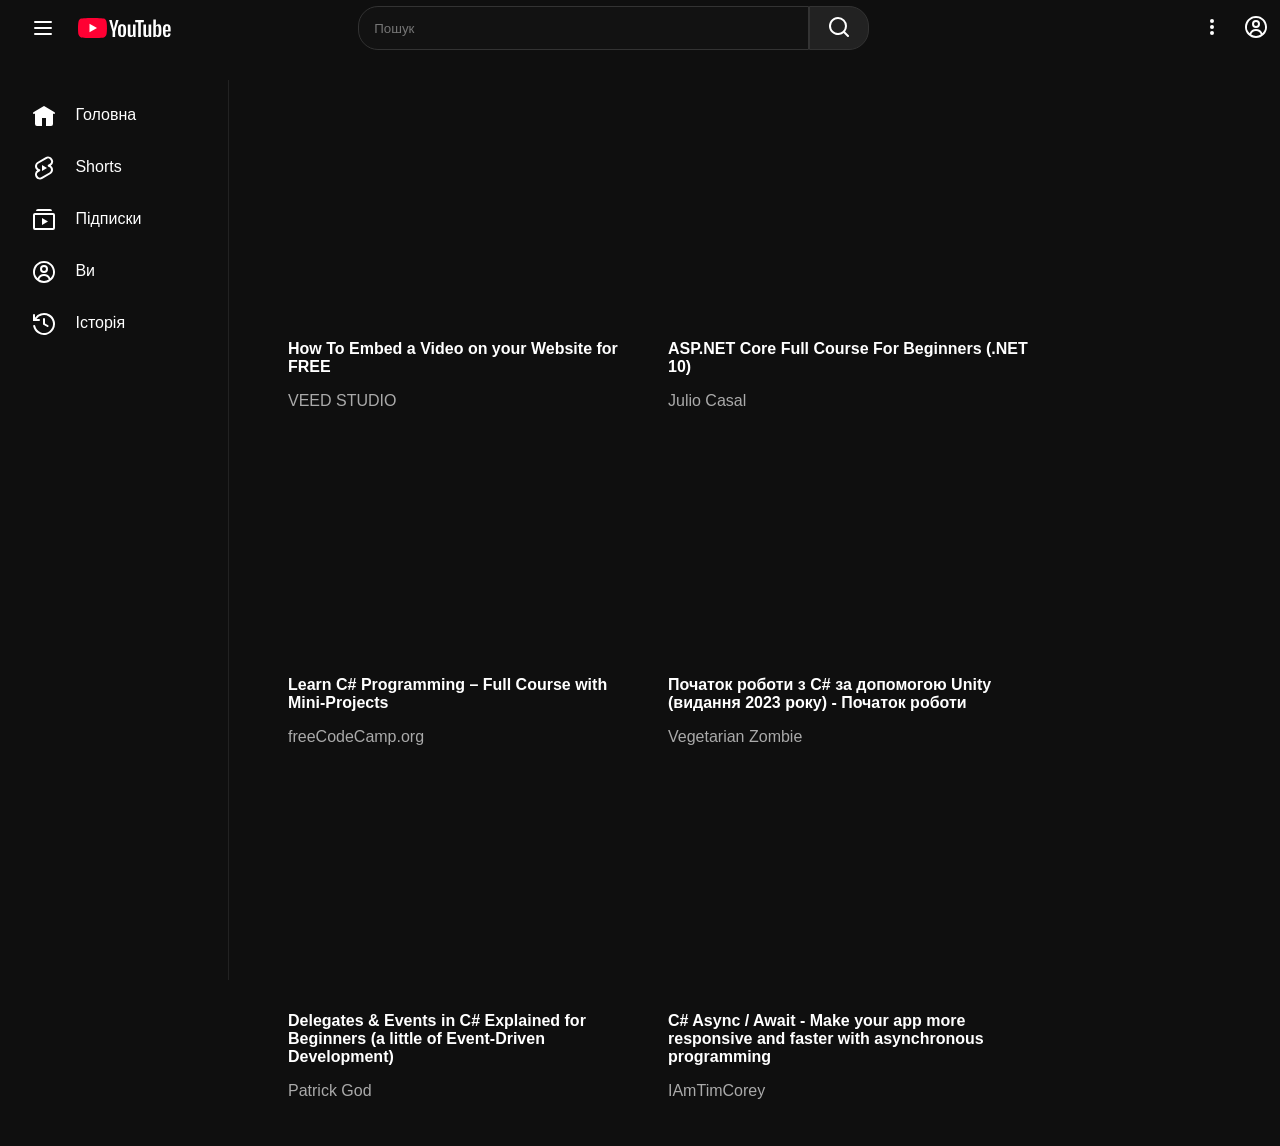
<file: Лабораторна робота 5/index.html>
<!DOCTYPE html>
<html lang="uk">

<head>
    <meta charset="UTF-8">
    <meta name="viewport" content="width=device-width, initial-scale=1.0">
    <title>YouTube</title>
    <link rel="stylesheet" href="style.css">
</head>

<body>
    <!-- HEADER -->
    <header>
        <div class="header-left">
            <div class="menu-btn">
                <svg xmlns="http://www.w3.org/2000/svg" height="24" viewBox="0 0 24 24" width="24">
                    <path
                        d="M20 5H4a1 1 0 000 2h16a1 1 0 100-2Zm0 6H4a1 1 0 000 2h16a1 1 0 000-2Zm0 6H4a1 1 0 000 2h16a1 1 0 000-2Z">
                    </path>
                </svg>
            </div>

            <div class="logo">
                <div style="width: 100%; height: 100%; display: block; fill: currentcolor;">
                    <svg
                        xmlns="http://www.w3.org/2000/svg" id="yt-ringo2-svg_yt10" width="93" height="20"
                        viewBox="0 0 93 20" focusable="false" aria-hidden="true"
                        style="pointer-events: none; display: inherit; width: 100%; height: 100%;">
                        <g>
                            <path
                                d="M14.4848 20C14.4848 20 23.5695 20 25.8229 19.4C27.0917 19.06 28.0459 18.08 28.3808 16.87C29 14.65 29 9.98 29 9.98C29 9.98 29 5.34 28.3808 3.14C28.0459 1.9 27.0917 0.94 25.8229 0.61C23.5695 0 14.4848 0 14.4848 0C14.4848 0 5.42037 0 3.17711 0.61C1.9286 0.94 0.954148 1.9 0.59888 3.14C0 5.34 0 9.98 0 9.98C0 9.98 0 14.65 0.59888 16.87C0.954148 18.08 1.9286 19.06 3.17711 19.4C5.42037 20 14.4848 20 14.4848 20Z" fill="#FF0033"></path>
                            <path d="M19 10L11.5 5.75V14.25L19 10Z" fill="white"></path>
                        </g>
                        <g id="youtube-paths_yt10">
                            <path
                                d="M37.1384 18.8999V13.4399L40.6084 2.09994H38.0184L36.6984 7.24994C36.3984 8.42994 36.1284 9.65994 35.9284 10.7999H35.7684C35.6584 9.79994 35.3384 8.48994 35.0184 7.22994L33.7384 2.09994H31.1484L34.5684 13.4399V18.8999H37.1384Z">
                            </path>
                            <path
                                d="M44.1003 6.29994C41.0703 6.29994 40.0303 8.04994 40.0303 11.8199V13.6099C40.0303 16.9899 40.6803 19.1099 44.0403 19.1099C47.3503 19.1099 48.0603 17.0899 48.0603 13.6099V11.8199C48.0603 8.44994 47.3803 6.29994 44.1003 6.29994ZM45.3903 14.7199C45.3903 16.3599 45.1003 17.3899 44.0503 17.3899C43.0203 17.3899 42.7303 16.3499 42.7303 14.7199V10.6799C42.7303 9.27994 42.9303 8.02994 44.0503 8.02994C45.2303 8.02994 45.3903 9.34994 45.3903 10.6799V14.7199Z">
                            </path>
                            <path
                                d="M52.2713 19.0899C53.7313 19.0899 54.6413 18.4799 55.3913 17.3799H55.5013L55.6113 18.8999H57.6012V6.53994H54.9613V16.4699C54.6812 16.9599 54.0312 17.3199 53.4212 17.3199C52.6512 17.3199 52.4113 16.7099 52.4113 15.6899V6.53994H49.7812V15.8099C49.7812 17.8199 50.3613 19.0899 52.2713 19.0899Z">
                            </path>
                            <path d="M62.8261 18.8999V4.14994H65.8661V2.09994H57.1761V4.14994H60.2161V18.8999H62.8261Z">
                            </path>
                            <path
                                d="M67.8728 19.0899C69.3328 19.0899 70.2428 18.4799 70.9928 17.3799H71.1028L71.2128 18.8999H73.2028V6.53994H70.5628V16.4699C70.2828 16.9599 69.6328 17.3199 69.0228 17.3199C68.2528 17.3199 68.0128 16.7099 68.0128 15.6899V6.53994H65.3828V15.8099C65.3828 17.8199 65.9628 19.0899 67.8728 19.0899Z">
                            </path>
                            <path
                                d="M80.6744 6.26994C79.3944 6.26994 78.4744 6.82994 77.8644 7.73994H77.7344C77.8144 6.53994 77.8744 5.51994 77.8744 4.70994V1.43994H75.3244L75.3144 12.1799L75.3244 18.8999H77.5444L77.7344 17.6999H77.8044C78.3944 18.5099 79.3044 19.0199 80.5144 19.0199C82.5244 19.0199 83.3844 17.2899 83.3844 13.6099V11.6999C83.3844 8.25994 82.9944 6.26994 80.6744 6.26994ZM80.7644 13.6099C80.7644 15.9099 80.4244 17.2799 79.3544 17.2799C78.8544 17.2799 78.1644 17.0399 77.8544 16.5899V9.23994C78.1244 8.53994 78.7244 8.02994 79.3944 8.02994C80.4744 8.02994 80.7644 9.33994 80.7644 11.7299V13.6099Z">
                            </path>
                            <path
                                d="M92.6517 11.4999C92.6517 8.51994 92.3517 6.30994 88.9217 6.30994C85.6917 6.30994 84.9717 8.45994 84.9717 11.6199V13.7899C84.9717 16.8699 85.6317 19.1099 88.8417 19.1099C91.3817 19.1099 92.6917 17.8399 92.5417 15.3799L90.2917 15.2599C90.2617 16.7799 89.9117 17.3999 88.9017 17.3999C87.6317 17.3999 87.5717 16.1899 87.5717 14.3899V13.5499H92.6517V11.4999ZM88.8617 7.96994C90.0817 7.96994 90.1717 9.11994 90.1717 11.0699V12.0799H87.5717V11.0699C87.5717 9.13994 87.6517 7.96994 88.8617 7.96994Z">
                            </path>
                        </g>
                    </svg>
                </div>
            </div>
        </div>

        <div class="header-center">
            <input type="text" placeholder="Пошук">
            <button>
                <svg xmlns="http://www.w3.org/2000/svg" height="24" viewBox="0 0 24 24" width="24">
                    <path
                        d="M11 2a9 9 0 105.641 16.01.966.966 0 00.152.197l3.5 3.5a1 1 0 101.414-1.414l-3.5-3.5a1 1 0 00-.197-.153A8.96 8.96 0 0020 11a9 9 0 00-9-9Zm0 2a7 7 0 110 14 7 7 0 010-14Z">
                    </path>
                </svg>
            </button>
        </div>

        <div class="header-right">
            <div class="header-icon">
                <svg xmlns="http://www.w3.org/2000/svg" height="24" viewBox="0 0 24 24" width="24">
                    <path d="M12 4a2 2 0 100 4 2 2 0 000-4Zm0 6a2 2 0 100 4 2 2 0 000-4Zm0 6a2 2 0 100 4 2 2 0 000-4Z">
                    </path>
                </svg>
            </div>

            <div class="header-icon">
                <svg xmlns="http://www.w3.org/2000/svg" height="24" viewBox="0 0 24 24" width="24">
                    <path
                        d="M12 1C5.925 1 1 5.925 1 12s4.925 11 11 11 11-4.925 11-11S18.075 1 12 1Zm0 2a9 9 0 016.447 15.276 7 7 0 00-12.895 0A9 9 0 0112 3Zm0 2a4 4 0 100 8 4 4 0 000-8Zm0 2a2 2 0 110 4 2 2 0 010-4Zm-.1 9.001L11.899 16a5 5 0 014.904 3.61A8.96 8.96 0 0112 21a8.96 8.96 0 01-4.804-1.391 5 5 0 014.704-3.608Z">
                    </path>
                </svg>
            </div>
        </div>
    </header>

    <aside>
        <ul>
            <li>
                <svg xmlns="http://www.w3.org/2000/svg" height="24" viewBox="0 0 24 24" width="24">
                    <path
                        d="m11.485 2.143-8 4.8-2 1.2a1 1 0 001.03 1.714L3 9.567V20a2 2 0 002 2h5v-8h4v8h5a2 2 0 002-2V9.567l.485.29a1 1 0 001.03-1.714l-2-1.2-8-4.8a1 1 0 00-1.03 0Z">
                    </path>
                </svg>
                Головна
            </li>
            <li>
                <svg xmlns="http://www.w3.org/2000/svg" height="24" viewBox="0 0 24 24" width="24">
                    <path
                        d="m13.467 1.19-8 4.7a5 5 0 00-.255 8.46 5 5 0 005.32 8.462l8-4.7a5 5 0 00.258-8.462 5 5 0 001.641-6.464l-.12-.217a5 5 0 00-6.844-1.78m5.12 2.79a2.999 2.999 0 01-1.067 4.107l-1.327.78a1 1 0 00.096 1.775l.943.423a3 3 0 01.288 5.323l-8 4.7a3 3 0 01-3.039-5.173l1.327-.78a1 1 0 00-.097-1.775l-.942-.423a3 3 0 01-.288-5.323l8-4.7a3 3 0 014.106 1.066ZM15 12l-5-3v6l5-3Z">
                    </path>
                </svg>
                Shorts
            </li>
            <li>
                <svg xmlns="http://www.w3.org/2000/svg" height="24" viewBox="0 0 24 24" width="24">
                    <path
                        d="M18 1H6a2 2 0 00-2 2h16a2 2 0 00-2-2Zm3 4H3a2 2 0 00-2 2v13a2 2 0 002 2h18a2 2 0 002-2V7a2 2 0 00-2-2ZM3 20V7h18v13H3Zm13-6.5L10 10v7l6-3.5Z">
                    </path>
                </svg>
                Підписки
            </li>
            <li>
                <svg xmlns="http://www.w3.org/2000/svg" height="24" viewBox="0 0 24 24" width="24">
                    <path
                        d="M12 1C5.925 1 1 5.925 1 12s4.925 11 11 11 11-4.925 11-11S18.075 1 12 1Zm0 2a9 9 0 016.447 15.276 7 7 0 00-12.895 0A9 9 0 0112 3Zm0 2a4 4 0 100 8 4 4 0 000-8Zm0 2a2 2 0 110 4 2 2 0 010-4Zm-.1 9.001L11.899 16a5 5 0 014.904 3.61A8.96 8.96 0 0112 21a8.96 8.96 0 01-4.804-1.391 5 5 0 014.704-3.608Z">
                    </path>
                </svg>
                Ви
            </li>
            <li>
                <svg xmlns="http://www.w3.org/2000/svg" height="24" viewBox="0 0 24 24" width="24">
                    <path
                        d="M8.76 1.487a11 11 0 11-7.54 12.706 1 1 0 011.96-.4 9 9 0 0014.254 5.38A9 9 0 0016.79 4.38 9 9 0 004.518 7H7a1 1 0 010 2H1V3a1 1 0 012 0v2.678a11 11 0 015.76-4.192ZM12 6a1 1 0 00-1 1v5.58l.504.288 3.5 2a1 1 0 10.992-1.736L13 11.42V7a1 1 0 00-1-1Z">
                    </path>
                </svg>
                Історія
            </li>
        </ul>
    </aside>

    <main>
        <div class="video-card">
            <iframe width="560" height="315" src="https://www.youtube.com/embed/U5cK0gVOz_Q?si=tAyPfsHqdK2XnT23"
                title="YouTube video player" frameborder="0"
                allow="accelerometer; autoplay; clipboard-write; encrypted-media; gyroscope; picture-in-picture; web-share"
                referrerpolicy="strict-origin-when-cross-origin" allowfullscreen>
            </iframe>
            <h3>How To Embed a Video on your Website for FREE</h3>
            <p>VEED STUDIO</p>
        </div>
        <div class="video-card">
            <iframe width="560" height="315" src="https://www.youtube.com/embed/YbRe4iIVYJk?si=kmtkM9gtoP3XfdyJ"
                title="YouTube video player" frameborder="0"
                allow="accelerometer; autoplay; clipboard-write; encrypted-media; gyroscope; picture-in-picture; web-share"
                referrerpolicy="strict-origin-when-cross-origin" allowfullscreen>
            </iframe>
            <h3>ASP.NET Core Full Course For Beginners (.NET 10)</h3>
            <p>Julio Casal</p>
        </div>
        <div class="video-card">
            <iframe src="https://www.youtube.com/embed/YrtFtdTTfv0?si=Sz7nib7cRdvzyPR9" title="YouTube video player"
                frameborder="0" referrerpolicy="strict-origin-when-cross-origin" allowfullscreen>
            </iframe>
            <h3>Learn C# Programming – Full Course with Mini-Projects</h3>
            <p>freeCodeCamp.org</p>
        </div>
        <div class="video-card">
            <iframe src="https://www.youtube.com/embed/lgUIx75fJ_E?si=yLvhztauf_LvruP4" title="YouTube video player"
                frameborder="0" referrerpolicy="strict-origin-when-cross-origin" allowfullscreen>
            </iframe>
            <h3>Початок роботи з C# за допомогою Unity (видання 2023 року) - Початок роботи</h3>
            <p>Vegetarian Zombie</p>
        </div>
        <div class="video-card">
            <iframe src="https://www.youtube.com/embed/e4G8VgqdaD4?si=0gLvfByaCwSDZrbT" title="YouTube video player"
                frameborder="0" referrerpolicy="strict-origin-when-cross-origin" allowfullscreen>
            </iframe>
            <h3>Delegates & Events in C# Explained for Beginners (a little of Event-Driven Development)</h3>
            <p>Patrick God</p>
        </div>
        <div class="video-card">
            <iframe src="https://www.youtube.com/embed/2moh18sh5p4?si=Pzy5bUjxa6mzygqy" title="YouTube video player"
                frameborder="0" referrerpolicy="strict-origin-when-cross-origin" allowfullscreen>
            </iframe>
            <h3>C# Async / Await - Make your app more responsive and faster with asynchronous programming</h3>
            <p>IAmTimCorey</p>
        </div>
    </main>
</body>
</html>
</file>
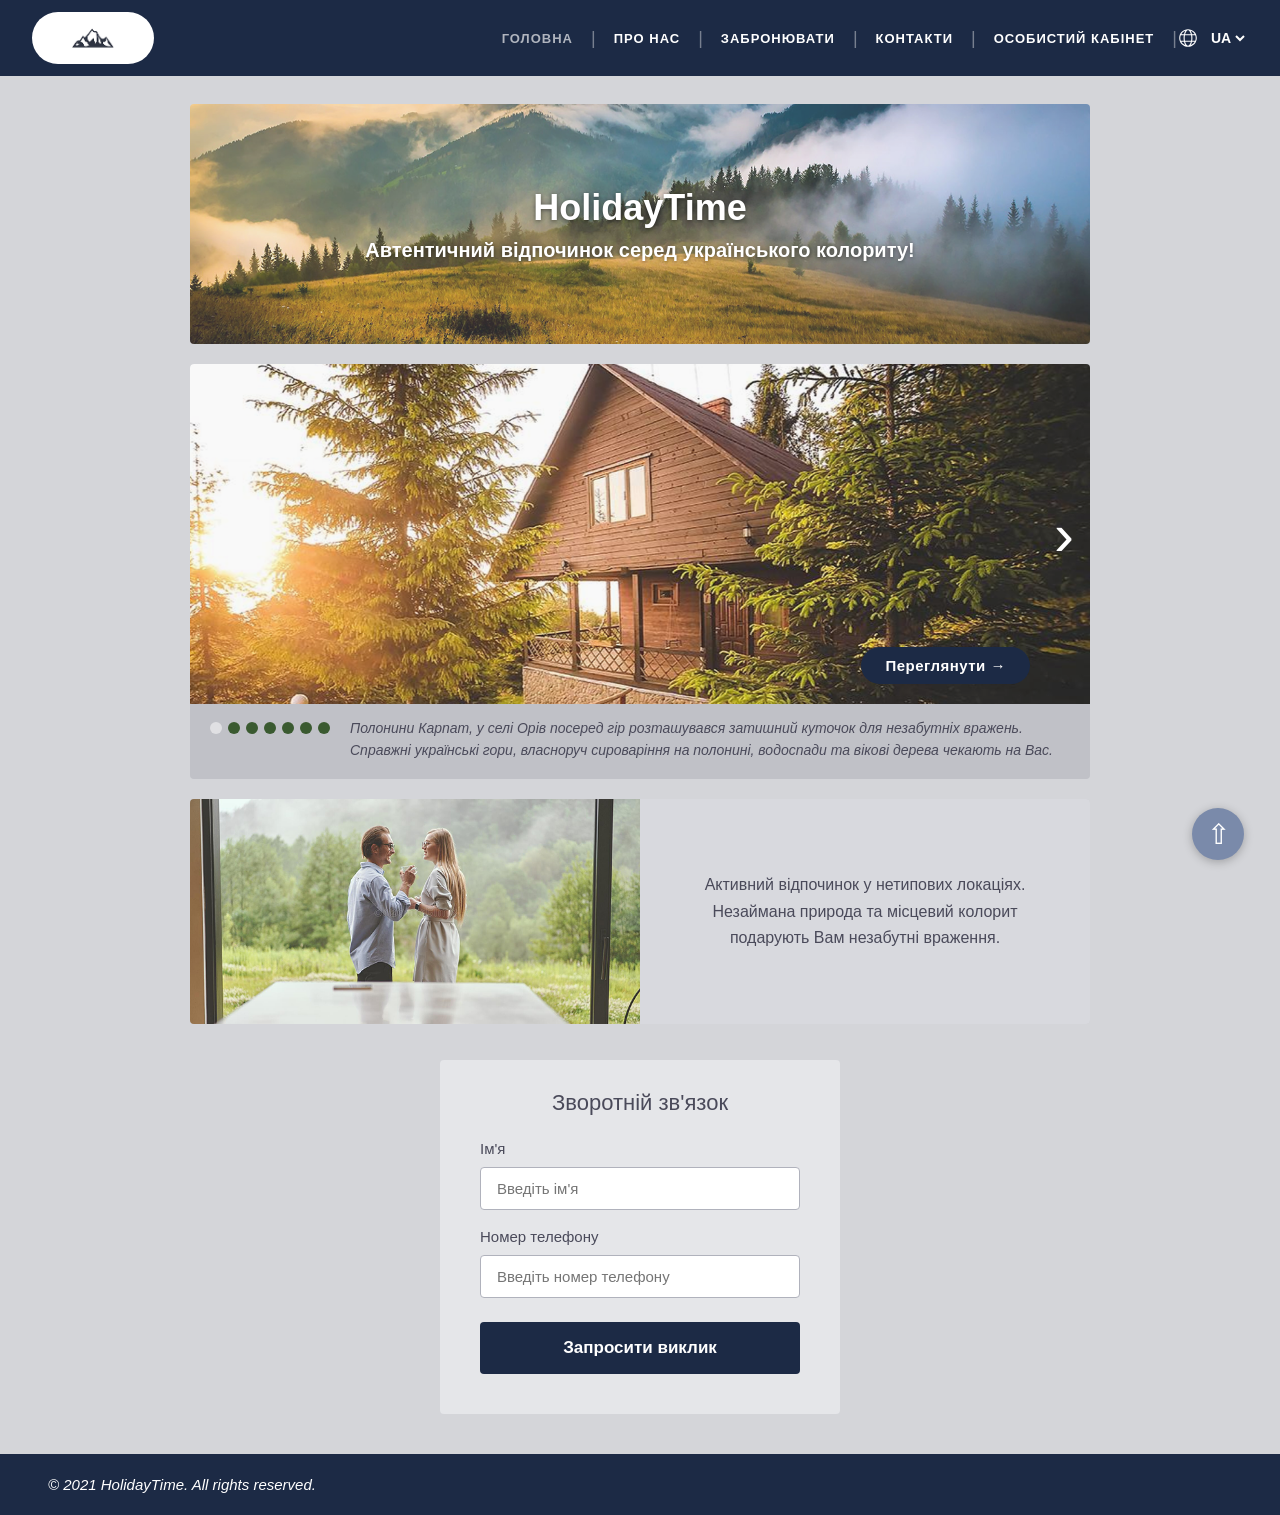
<file: Лабораторна робота 5/figma_project/index.html>
<!DOCTYPE html>
<html lang="uk">

<head>
  <meta charset="UTF-8">
  <meta name="viewport" content="width=device-width, initial-scale=1.0">
  <title>HolidayTime — Головна</title>
  <link rel="stylesheet" href="style.css">
  <link rel="stylesheet" href="index.css">
</head>

<body>

  <!-- Header -->
  <header class="header">
    <div class="header__logo">
      <img src="images/logo.png" alt="HolidayTime">
    </div>
    <nav class="header__nav">
      <a href="index.html" class="nav__link nav__link--active">ГОЛОВНА</a>
      <span class="nav__divider">|</span>
      <a href="about_us.html" class="nav__link">ПРО НАС</a>
      <span class="nav__divider">|</span>
      <a href="booking.html" class="nav__link">ЗАБРОНЮВАТИ</a>
      <span class="nav__divider">|</span>
      <a href="contacts.html" class="nav__link">КОНТАКТИ</a>
      <span class="nav__divider">|</span>
      <a href="account.html" class="nav__link">ОСОБИСТИЙ КАБІНЕТ</a>
      <span class="nav__divider">|</span>
      <div class="nav__lang">
        <img src="images/globe.svg" alt="Мова">

        <select class="nav__lang-select">
          <option value="ua">UA</option>
          <option value="fr">FR</option>
          <option value="en">EN</option>
        </select>
      </div>
    </nav>
  </header>

  <!-- Main -->
  <main>

    <!-- Hero банер -->
    <section class="hero">
      <img src="images/hero-bg.png" alt="Гори" class="hero__img">
      <div class="hero__text">
        <h1 class="hero__title">HolidayTime</h1>
        <p class="hero__subtitle">Автентичний відпочинок серед українського колориту!</p>
      </div>
    </section>

    <!-- Слайдер -->
    <section class="slider">
      <div class="slider__image-wrap">
        <img src="images/slider-cabin.png" alt="Будиночок в Карпатах" class="slider__img">
        <button class="slider__arrow slider__arrow--next">&#8250;</button>
        <a href="house.html" class="slider__btn">Переглянути &#8594;</a>
      </div>
      <div class="slider__info">
        <div class="slider__dots">
          <span class="dot"></span>
          <span class="dot dot--active"></span>
          <span class="dot dot--active"></span>
          <span class="dot dot--active"></span>
          <span class="dot dot--active"></span>
          <span class="dot dot--active"></span>
          <span class="dot dot--active"></span>
        </div>
        <p class="slider__desc">
          Полонини Карпат, у селі Орів посеред гір розташувався затишний куточок для незабутніх вражень.
          Справжні українські гори, власноруч сироваріння на полонині, водоспади та вікові дерева чекають на Вас.
        </p>
      </div>
    </section>

    <!-- Про відпочинок -->
    <section class="about-block">
      <div class="about-block__img-wrap">
        <img src="images/couple.png" alt="Пара на відпочинку" class="about-block__img">
      </div>
      <div class="about-block__text">
        <p>
          Активний відпочинок у нетипових локаціях.
          Незаймана природа та місцевий колорит
          подарують Вам незабутні враження.
        </p>
      </div>
    </section>

    <!-- Зворотний зв'язок -->
    <section class="feedback">
      <h2 class="feedback__title">Зворотній зв'язок</h2>
      <div class="feedback__form">
        <label class="feedback__label" for="name">Ім'я</label>
        <input class="feedback__input" type="text" id="name" placeholder="Введіть ім'я">

        <label class="feedback__label" for="phone">Номер телефону</label>
        <input class="feedback__input" type="tel" id="phone" placeholder="Введіть номер телефону">

        <button class="feedback__btn">Запросити виклик</button>
      </div>
    </section>

  </main>

  <!-- Кнопка прокрутки вгору -->
  <button class="scroll-top" aria-label="Прокрутити вгору">&#8679;</button>

  <footer class="footer">
    <p class="footer__copy">© 2021 HolidayTime. All rights reserved.</p>
  </footer>
</body>
</html>
</file>
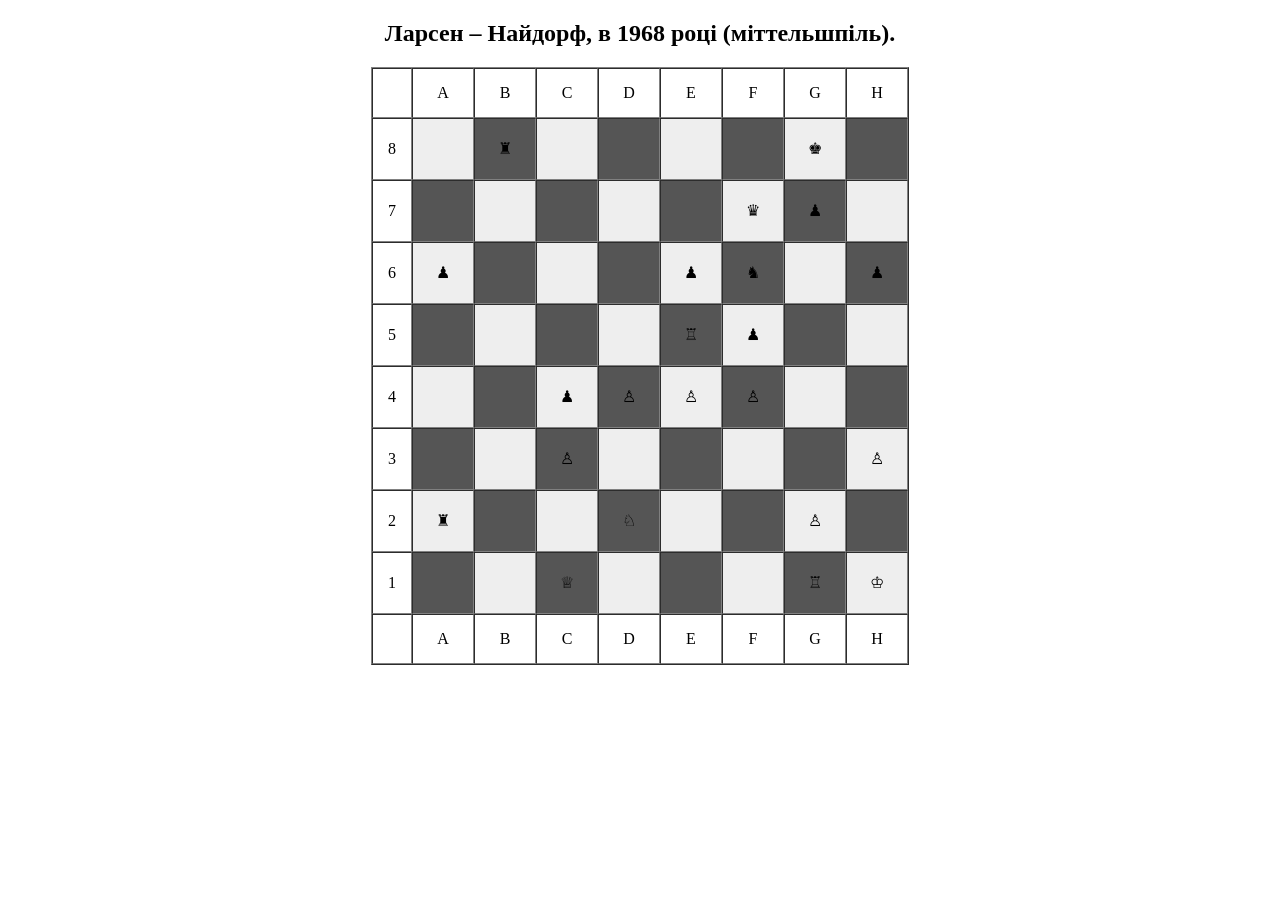
<file: Лабораторна робота 1/Chessboard.html>
<!DOCTYPE html>
<html>
<head>
    <title>Шахова дошка - Позиція</title>
</head>
<body>
<h2 align="center">Ларсен – Найдорф, в 1968 році (міттельшпіль).</h2>

<table id="chess" border="1" cellspacing="0" cellpadding="15" align="center">

    <tr>
        <td></td>
        <td align="center">A</td>
        <td align="center">B</td>
        <td align="center">C</td>
        <td align="center">D</td>
        <td align="center">E</td>
        <td align="center">F</td>
        <td align="center">G</td>
        <td align="center">H</td>
    </tr>

    <tr>
        <td align="center">8</td>
        <td bgcolor="#eee" width="30" height="30" align="center"></td>
        <td bgcolor="#555" width="30" height="30" align="center">♜</td>
        <td bgcolor="#eee" width="30" height="30" align="center"></td>
        <td bgcolor="#555" width="30" height="30" align="center"></td>
        <td bgcolor="#eee" width="30" height="30" align="center"></td>
        <td bgcolor="#555" width="30" height="30" align="center"></td>
        <td bgcolor="#eee" width="30" height="30" align="center">♚</td>
        <td bgcolor="#555" width="30" height="30" align="center"></td>
    </tr>

    <tr>
        <td align="center">7</td>
        <td bgcolor="#555" width="30" height="30" align="center"></td>
        <td bgcolor="#eee" width="30" height="30" align="center"></td>
        <td bgcolor="#555" width="30" height="30" align="center"></td>
        <td bgcolor="#eee" width="30" height="30" align="center"></td>
        <td bgcolor="#555" width="30" height="30" align="center"></td>
        <td bgcolor="#eee" width="30" height="30" align="center">♛</td>
        <td bgcolor="#555" width="30" height="30" align="center">♟</td>
        <td bgcolor="#eee" width="30" height="30" align="center"></td>
    </tr>

    <tr>
        <td align="center">6</td>
        <td bgcolor="#eee" width="30" height="30" align="center">♟</td>
        <td bgcolor="#555" width="30" height="30" align="center"></td>
        <td bgcolor="#eee" width="30" height="30" align="center"></td>
        <td bgcolor="#555" width="30" height="30" align="center"></td>
        <td bgcolor="#eee" width="30" height="30" align="center">♟</td>
        <td bgcolor="#555" width="30" height="30" align="center">♞</td>
        <td bgcolor="#eee" width="30" height="30" align="center"></td>
        <td bgcolor="#555" width="30" height="30" align="center">♟</td>
    </tr>

    <tr>
        <td align="center">5</td>
        <td bgcolor="#555" width="30" height="30" align="center"></td>
        <td bgcolor="#eee" width="30" height="30" align="center"></td>
        <td bgcolor="#555" width="30" height="30" align="center"></td>
        <td bgcolor="#eee" width="30" height="30" align="center"></td>
        <td bgcolor="#555" width="30" height="30" align="center">♖</td>
        <td bgcolor="#eee" width="30" height="30" align="center">♟</td>
        <td bgcolor="#555" width="30" height="30" align="center"></td>
        <td bgcolor="#eee" width="30" height="30" align="center"></td>
    </tr>

    <tr>
        <td align="center">4</td>
        <td bgcolor="#eee" width="30" height="30" align="center"></td>
        <td bgcolor="#555" width="30" height="30" align="center"></td>
        <td bgcolor="#eee" width="30" height="30" align="center">♟</td>
        <td bgcolor="#555" width="30" height="30" align="center">♙</td>
        <td bgcolor="#eee" width="30" height="30" align="center">♙</td>
        <td bgcolor="#555" width="30" height="30" align="center">♙</td>
        <td bgcolor="#eee" width="30" height="30" align="center"></td>
        <td bgcolor="#555" width="30" height="30" align="center"></td>
    </tr>

    <tr>
        <td align="center">3</td>
        <td bgcolor="#555" width="30" height="30" align="center"></td>
        <td bgcolor="#eee" width="30" height="30" align="center"></td>
        <td bgcolor="#555" width="30" height="30" align="center">♙</td>
        <td bgcolor="#eee" width="30" height="30" align="center"></td>
        <td bgcolor="#555" width="30" height="30" align="center"></td>
        <td bgcolor="#eee" width="30" height="30" align="center"></td>
        <td bgcolor="#555" width="30" height="30" align="center"></td>
        <td bgcolor="#eee" width="30" height="30" align="center">♙</td>
    </tr>

    <tr>
        <td align="center">2</td>
        <td bgcolor="#eee" width="30" height="30" align="center">♜</td>
        <td bgcolor="#555" width="30" height="30" align="center"></td>
        <td bgcolor="#eee" width="30" height="30" align="center"></td>
        <td bgcolor="#555" width="30" height="30" align="center">♘</td>
        <td bgcolor="#eee" width="30" height="30" align="center"></td>
        <td bgcolor="#555" width="30" height="30" align="center"></td>
        <td bgcolor="#eee" width="30" height="30" align="center">♙</td>
        <td bgcolor="#555" width="30" height="30" align="center"></td>
    </tr>

    <tr>
        <td align="center">1</td>
        <td bgcolor="#555" width="30" height="30" align="center"></td>
        <td bgcolor="#eee" width="30" height="30" align="center"></td>
        <td bgcolor="#555" width="30" height="30" align="center">♕</td>
        <td bgcolor="#eee" width="30" height="30" align="center"></td>
        <td bgcolor="#555" width="30" height="30" align="center"></td>
        <td bgcolor="#eee" width="30" height="30" align="center"></td>
        <td bgcolor="#555" width="30" height="30" align="center">♖</td>
        <td bgcolor="#eee" width="30" height="30" align="center">♔</td>
    </tr>

    <tr>
        <td></td>
        <td align="center">A</td>
        <td align="center">B</td>
        <td align="center">C</td>
        <td align="center">D</td>
        <td align="center">E</td>
        <td align="center">F</td>
        <td align="center">G</td>
        <td align="center">H</td>
    </tr>

</table>

<script src="chess.js"></script>
</body>
</html>
</file>
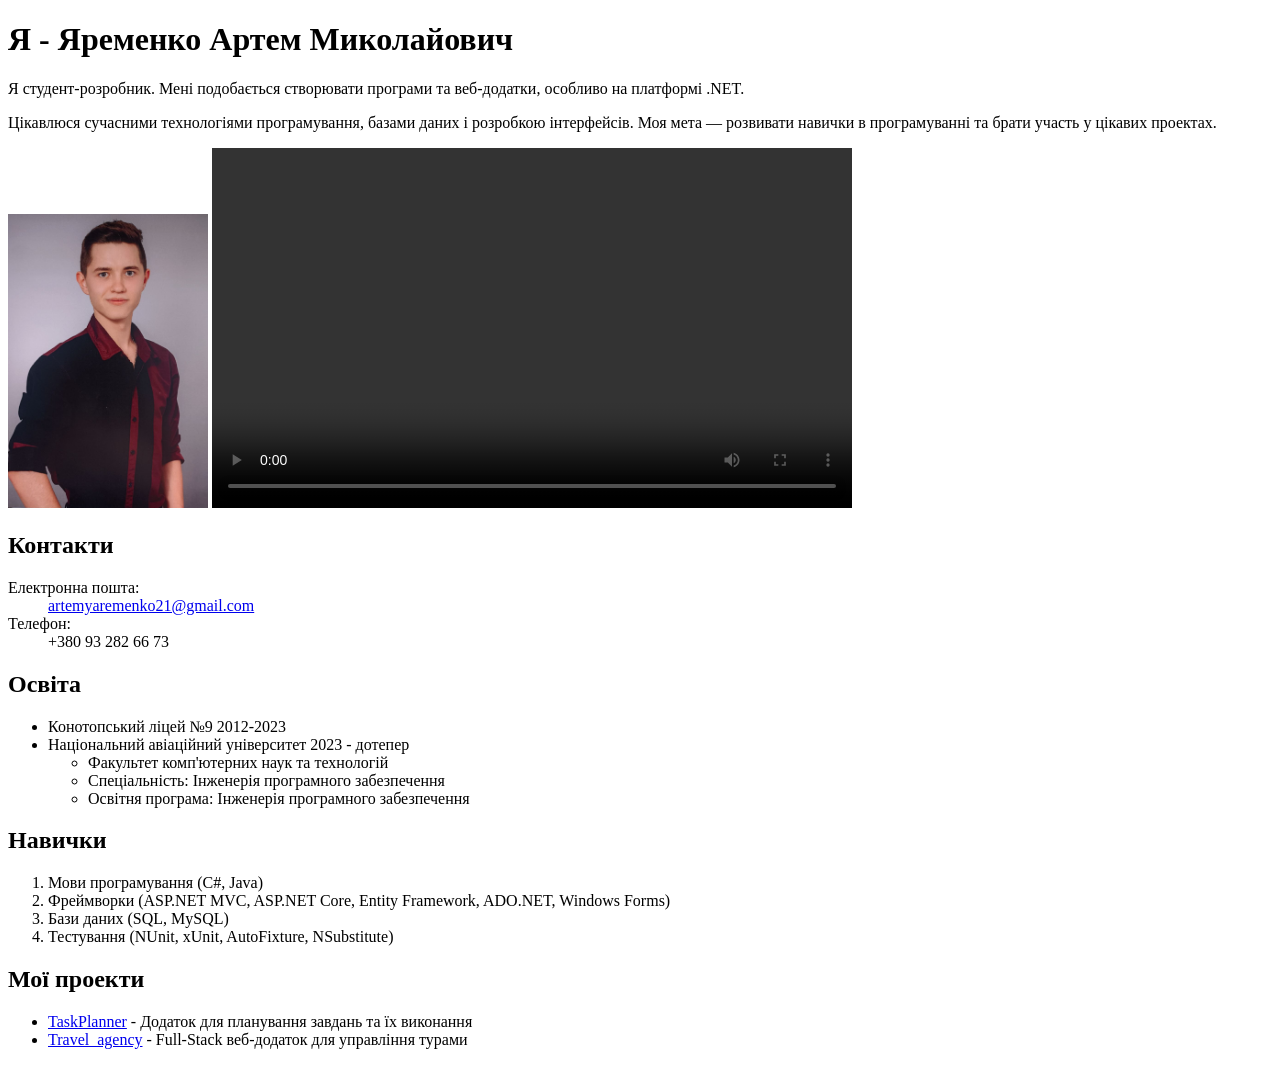
<file: Лабораторна робота 1/portfolio.html>
<!DOCTYPE html>
<html lang="uk">

<head>
    <meta charset="UTF-8">
    <title>Портфоліо</title>
</head>

<body>
    <h1>Я - Яременко Артем Миколайович</h1>
    <p>Я студент-розробник. Мені подобається створювати програми та веб-додатки, особливо на платформі .NET.</p>
    <p>Цікавлюся сучасними технологіями програмування, базами даних і розробкою інтерфейсів.
        Моя мета — розвивати навички в програмуванні та брати участь у цікавих проектах.</p>
    <img src="photo.jpg" alt="Моє фото" width="200">

    <video width="640" height="360" controls>
        <source src="https://www.youtube.com/watch?v=SKRydSA2bYA" type="video/mp4">
        Ваш браузер не підтримує відео.
    </video>
    <h2>Контакти</h2>
    <dl>
        <dt>Електронна пошта:</dt>
        <dd><a href="mailto:artemyaremenko21@gmail.com">artemyaremenko21@gmail.com</a></dd>
        <dt>Телефон:</dt>
        <dd>+380 93 282 66 73</dd>
    </dl>

    <h2>Освіта</h2>
    <ul>
        <li>Конотопський ліцей №9 2012-2023</li>
        <li>
            Національний авіаційний університет 2023 - дотепер
            <ul>
                <li>Факультет комп'ютерних наук та технологій</li>
                <li>Спеціальність: Інженерія програмного забезпечення</li>
                <li>Освітня програма: Інженерія програмного забезпечення</li>
            </ul>
        </li>
    </ul>

    <h2>Навички</h2>
    <ol>
        <li>Мови програмування (C#, Java)</li>
        <li>Фреймворки (ASP.NET MVC, ASP.NET Core, Entity Framework, ADO.NET, Windows Forms)</li>
        <li>Бази даних (SQL, MySQL)</li>
        <li>Тестування (NUnit, xUnit, AutoFixture, NSubstitute)</li>
    </ol>

    <h2>Мої проекти</h2>
    <ul>
        <li><a href="https://github.com/Artemian21/TaskPlanner.GUI.git?authuser=0">TaskPlanner</a> - Додаток для
            планування завдань та їх виконання</li>
        <li><a href="https://github.com/Artemian21/Travel_agency.git?authuser=0">Travel_agency</a> - Full-Stack
            веб-додаток для управління турами</li>
    </ul>
</body>

</html>
</file>
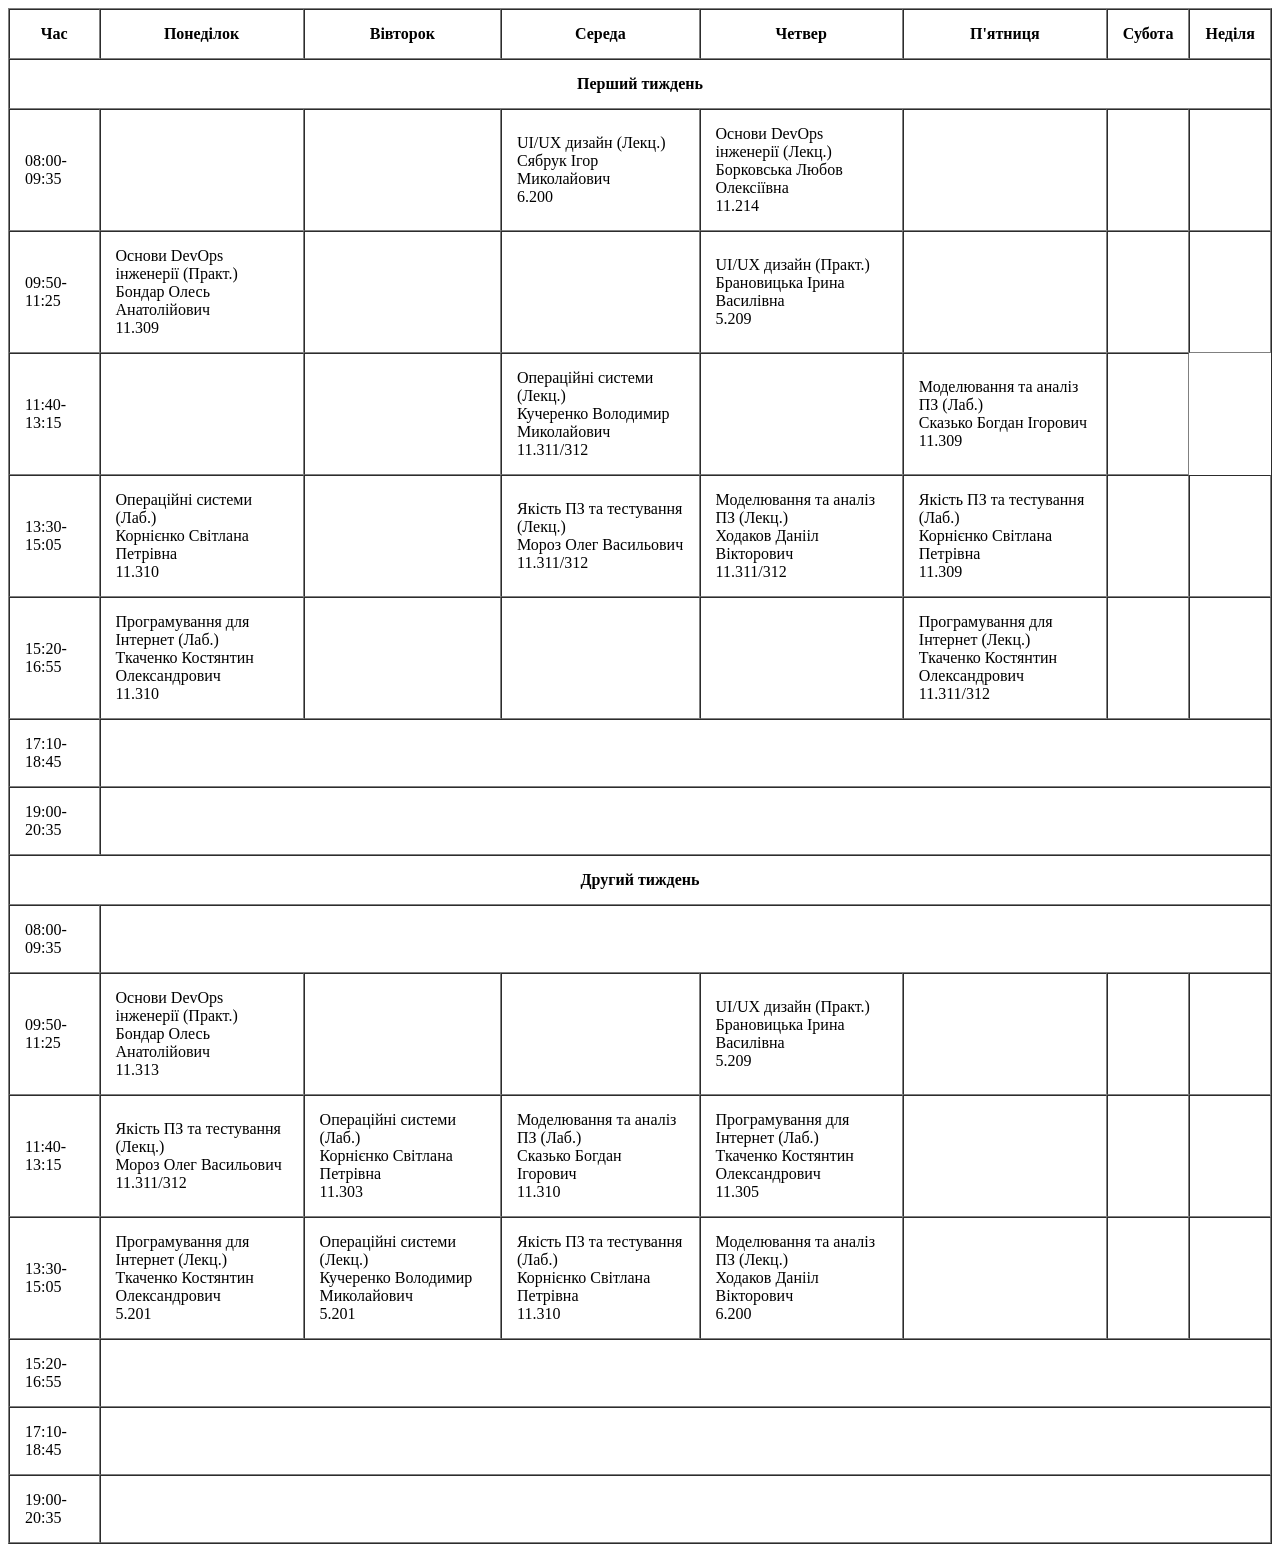
<file: Лабораторна робота 2/sheduler.html>
<!DOCTYPE html>
<html>
<head>
    <title>Розклад</title>
</head>
<body>

<table border="1" cellspacing="0" cellpadding="15" align="center">
    <thead>
        <tr>
            <th>Час</th>
            <th>Понеділок</th>
            <th>Вівторок</th>
            <th>Середа</th>
            <th>Четвер</th>
            <th>П'ятниця</th>
            <th>Субота</th>
            <th>Неділя</th>
        </tr>
    </thead>
    <tbody>
        <tr>
            <td colspan="8" align="center"><b>Перший тиждень</b></td>
        </tr>
        <tr>
            <td>08:00-09:35</td>
            <td></td>
            <td></td>
            <td>
                UI/UX дизайн (Лекц.)<br>
                Сябрук Ігор Миколайович<br>
                6.200
            </td>
            <td>
                Основи DevOps інженерії (Лекц.)<br>
                Борковська Любов Олексіївна<br>
                11.214
            </td>
            <td></td>
            <td></td>
            <td></td>
        </tr>
        <tr>
            <td>09:50-11:25</td>
            <td>
                Основи DevOps інженерії (Практ.)<br>
                Бондар Олесь Анатолійович<br>
                11.309
            </td>
            <td></td>
            <td></td>
            <td>
                UI/UX дизайн (Практ.)<br>
                Брановицька Ірина Василівна<br>
                5.209
            </td>
            <td></td>
            <td></td>
            <td></td>
        </tr>
        <tr>
            <td>11:40-13:15</td>
            <td></td>
            <td></td>
            <td>
                Операційні системи (Лекц.)<br>
                Кучеренко Володимир Миколайович<br>
                11.311/312
            </td>
            <td></td>
            <td>
                Моделювання та аналіз ПЗ (Лаб.)<br>
                Сказько Богдан Ігорович<br>
                11.309
            </td>
            <td></td>
        </tr>
        <tr>
            <td>13:30-15:05</td>
            <td>
                Операційні системи (Лаб.)<br>
                Корнієнко Світлана Петрівна<br>
                11.310
            </td>
            <td></td>
            <td>
                Якість ПЗ та тестування (Лекц.)<br>
                Мороз Олег Васильович<br>
                11.311/312
            </td>
            <td>
                Моделювання та аналіз ПЗ (Лекц.)<br>
                Ходаков Данііл Вікторович<br>
                11.311/312
            </td>
            <td>
                Якість ПЗ та тестування (Лаб.)<br>
                Корнієнко Світлана Петрівна<br>
                11.309
            </td>
            <td></td>
            <td></td>
        </tr>
        <tr>
            <td>15:20-16:55</td>
            <td>
                Програмування для Інтернет (Лаб.)<br>
                Ткаченко Костянтин Олександрович<br>
                11.310
            </td>
            <td></td>
            <td></td>
            <td></td>
            <td>
                Програмування для Інтернет (Лекц.)<br>
                Ткаченко Костянтин Олександрович<br>
                11.311/312
            </td>
            <td></td>
            <td></td>
        </tr>
        <tr>
            <td>17:10-18:45</td>
            <td colspan="7"></td>
        </tr>
        <tr>
            <td>19:00-20:35</td>
            <td colspan="7"></td>
        </tr>

        <tr>
            <td colspan="8" align="center"><b>Другий тиждень</b></td>
        </tr>
        <tr>
            <td>08:00-09:35</td>
            <td colspan="7"></td>
        </tr>
        <tr>
            <td>09:50-11:25</td>
            <td>
                Основи DevOps інженерії (Практ.)<br>
                Бондар Олесь Анатолійович<br>
                11.313
            </td>
            <td></td>
            <td></td>
            <td>
                UI/UX дизайн (Практ.)<br>
                Брановицька Ірина Василівна<br>
                5.209
            </td>
            <td></td>
            <td></td>
            <td></td>
        </tr>
        <tr>
            <td>11:40-13:15</td>
            <td>
                Якість ПЗ та тестування (Лекц.)<br>
                Мороз Олег Васильович<br>
                11.311/312
            </td>
            <td>
                Операційні системи (Лаб.)<br>
                Корнієнко Світлана Петрівна<br>
                11.303
            </td>
            <td>
                Моделювання та аналіз ПЗ (Лаб.)<br>
                Сказько Богдан Ігорович<br>
                11.310
            </td>
            <td>
                Програмування для Інтернет (Лаб.)<br>
                Ткаченко Костянтин Олександрович<br>
                11.305
            </td>
            <td></td>
            <td></td>
            <td></td>
        </tr>
        <tr>
            <td>13:30-15:05</td>
            <td>
                Програмування для Інтернет (Лекц.)<br>
                Ткаченко Костянтин Олександрович<br>
                5.201
            </td>
            <td>
                Операційні системи (Лекц.)<br>
                Кучеренко Володимир Миколайович<br>
                5.201
            </td>
            <td>
                Якість ПЗ та тестування (Лаб.)<br>
                Корнієнко Світлана Петрівна<br>
                11.310
            </td>
            <td>
                Моделювання та аналіз ПЗ (Лекц.)<br>
                Ходаков Данііл Вікторович<br>
                6.200
            </td>
            <td></td>
            <td></td>
            <td></td>
        </tr>
        <tr>
            <td>15:20-16:55</td>
            <td colspan="7"></td>
        </tr>
        <tr>
            <td>17:10-18:45</td>
            <td colspan="7"></td>
        </tr>
        <tr>
            <td>19:00-20:35</td>
            <td colspan="7"></td>
        </tr>
    </tbody>
</table>

</body>
</html>
</file>
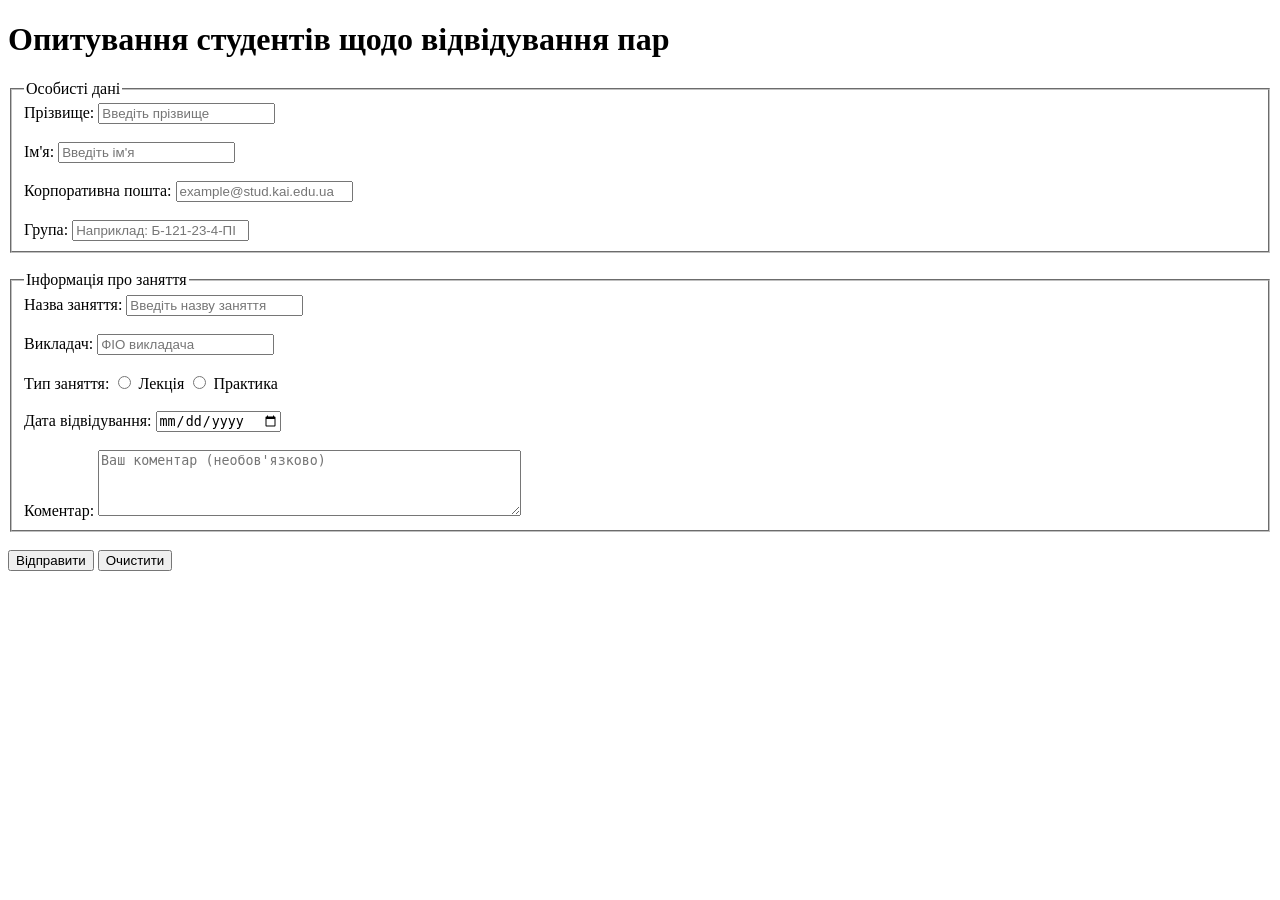
<file: Лабораторна робота 3/studentForm.html>
<!DOCTYPE html>
<html lang="uk">
<head>
    <meta charset="UTF-8">
    <title>Опитування студентів</title>
</head>
<body>
    <h1>Опитування студентів щодо відвідування пар</h1>

    <form action="#" method="post">
        <fieldset>
            <legend>Особисті дані</legend>

            <label for="surname">Прізвище:</label>
            <input type="text" id="surname" name="surname" placeholder="Введіть прізвище" required>
            <br><br>

            <label for="name">Ім'я:</label>
            <input type="text" id="name" name="name" placeholder="Введіть ім'я" required>
            <br><br>

            <label for="email">Корпоративна пошта:</label>
            <input type="email" id="email" name="email" placeholder="example@stud.kai.edu.ua" required>
            <br><br>

            <label for="group">Група:</label>
            <input type="text" id="group" name="group" placeholder="Наприклад: Б-121-23-4-ПІ" required>
        </fieldset>

        <br>

        <fieldset>
            <legend>Інформація про заняття</legend>

            <label for="subject">Назва заняття:</label>
            <input type="text" id="subject" name="subject" placeholder="Введіть назву заняття" required>
            <br><br>

            <label for="teacher">Викладач:</label>
            <input type="text" id="teacher" name="teacher" placeholder="ФІО викладача" required>
            <br><br>

            <label>Тип заняття:</label>
            <input type="radio" id="lecture" name="lesson_type" value="Лекція" required>
            <label for="lecture">Лекція</label>
            <input type="radio" id="practice" name="lesson_type" value="Практика">
            <label for="practice">Практика</label>
            <br><br>

            <label for="date">Дата відвідування:</label>
            <input type="date" id="date" name="date" required>
            <br><br>

            <label for="comment">Коментар:</label>
            <textarea id="comment" name="comment" rows="4" cols="50" placeholder="Ваш коментар (необов'язково)"></textarea>
        </fieldset>
        
        <br>

        <button type="submit">Відправити</button>
        <button type="reset">Очистити</button>
    </form>
</body>
</html>
</file>
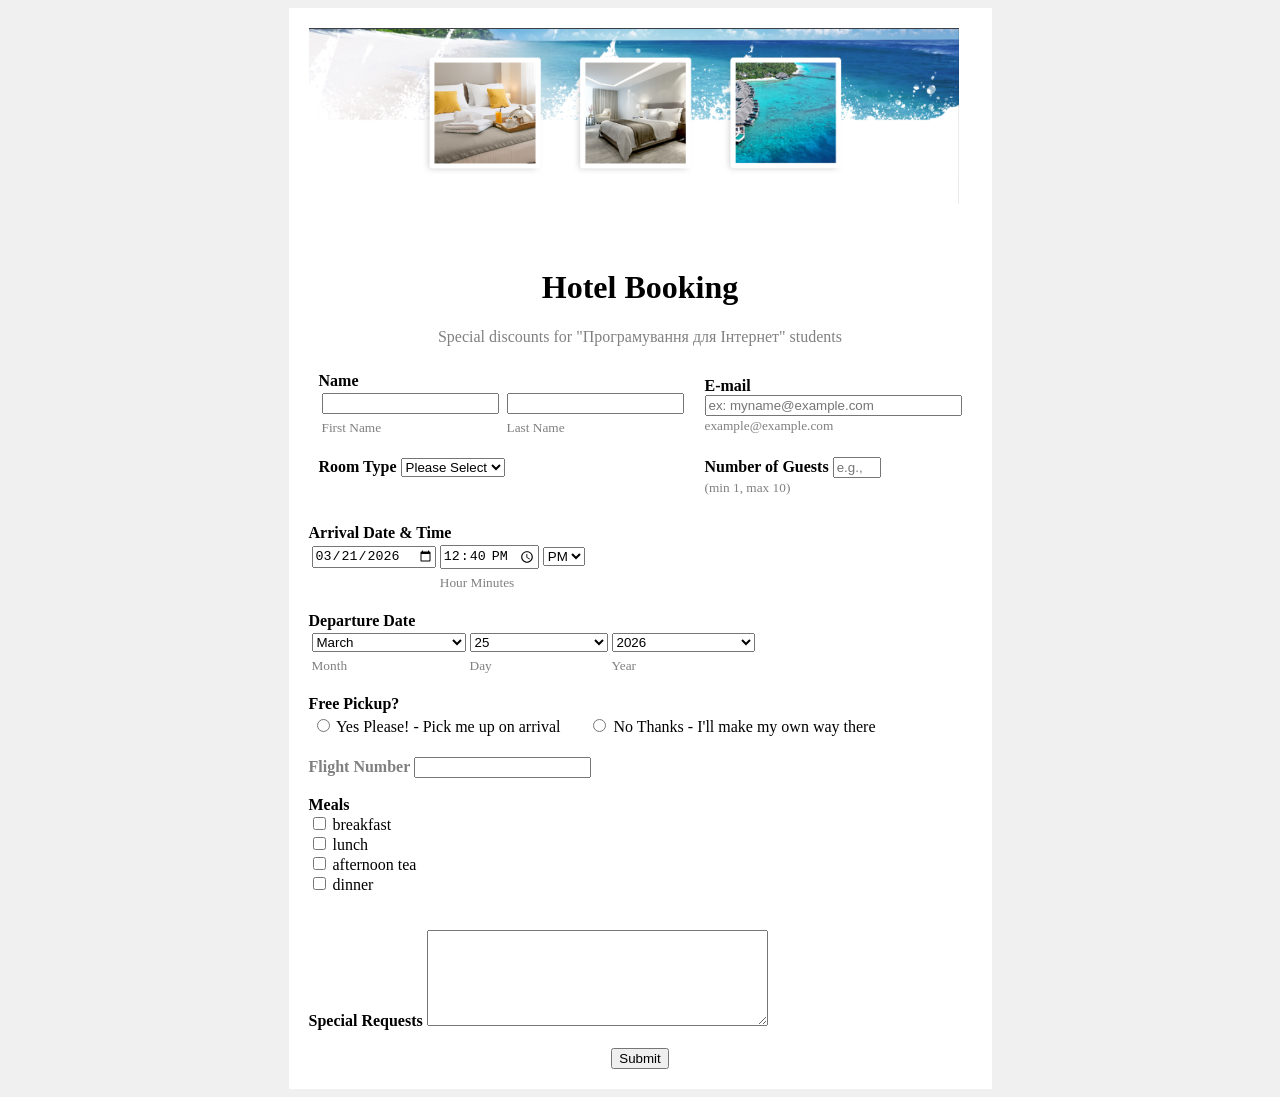
<file: Лабораторна робота 3/travelAgencyForm.html>
<!DOCTYPE html>
<html lang="uk">

<head>
    <meta charset="UTF-8">
    <title>Hotel Booking Form</title>
</head>

<body bgcolor="#f0f0f0">
    <table width="650" align="center" bgcolor="#ffffff" cellpadding="20" cellspacing="0" border="0">
        <tr>
            <td>
                <img src="Фото.png" alt="Hotel" width="650">
            </td>
        </tr>
        <tr>
            <td>
                <center>
                    <h1>Hotel Booking</h1>
                    <p>
                        <font color="gray">Special discounts for "Програмування для Інтернет" students</font>
                    </p>
                </center>
                <form action="#" method="post">
                    <table width="100%" border="0" cellpadding="8">
                        <tr>
                            <td width="50%">
                                <b>Name</b>
                                <table>
                                    <tr>
                                        <td><input type="text" name="first_name" required size="20"></td>
                                        <td width="10"></td>
                                        <td><input type="text" name="last_name" required size="20"></td>
                                    </tr>
                                    <tr>
                                        <td><small>
                                                <font color="gray">First Name</font>
                                            </small></td>
                                        <td></td>
                                        <td><small>
                                                <font color="gray">Last Name</font>
                                            </small></td>
                                    </tr>
                                </table>
                            </td>
                            <td width="50%">
                                <b>E-mail</b>
                                <input type="email" name="email" placeholder="ex: myname@example.com" required size="30">
                                <small>
                                    <font color="gray">example@example.com</font>
                                </small>
                            </td>
                        </tr>
                        <tr>
                            <td width="50%">
                                <b>Room Type</b>
                                <select name="room_type" required>
                                    <option value="">Please Select</option>
                                    <option value="standard">Standard</option>
                                    <option value="deluxe">Luxe</option>
                                </select> <br>
                                <small>
                                    <font color="white">_</font>
                                </small>
                            </td>

                            <td width="50%">
                                <b>Number of Guests</b>
                                <input type="number" name="guests" placeholder="e.g., 4" min="1" max="10" required size="5"> <br>
                                <small>
                                    <font color="gray">(min 1, max 10)</font>
                                </small>
                            </td>
                        </tr>
                    </table>
                    <br>
                    <b>Arrival Date & Time</b>
                    <table>
                        <tr>
                            <td><input type="date" name="arrival_date" value="2026-03-21" required></td>
                            <td><input type="time" name="arrival_time" value="12:40" required></td>
                            <td>
                                <select name="arrival_period" required>
                                    <option value="AM">AM</option>
                                    <option value="PM" selected>PM</option>
                                </select>
                            </td>
                        </tr>
                        <tr>
                            <td></td>
                            <td><small>
                                    <font color="gray">Hour Minutes</font>
                                </small></td>
                            <td></td>
                        </tr>
                    </table>
                    <br>
                    <b>Departure Date</b>
                    <table>
                        <tr>
                            <td>
                                <select name="dep_month" required>
                                    <option value="">Please select a month</option>
                                    <option value="1">January</option>
                                    <option value="3" selected>March</option>
                                </select>
                            </td>
                            <td>
                                <select name="dep_day" required>
                                    <option value="">Please select a day</option>
                                    <option value="25" selected>25</option>
                                </select>
                            </td>
                            <td>
                                <select name="dep_year" required>
                                    <option value="">Please select a year</option>
                                    <option value="2026" selected>2026</option>
                                </select>
                            </td>
                        </tr>
                        <tr>
                            <td><small>
                                    <font color="gray">Month</font>
                                </small></td>
                            <td><small>
                                    <font color="gray">Day</font>
                                </small></td>
                            <td><small>
                                    <font color="gray">Year</font>
                                </small></td>
                        </tr>
                    </table>
                    <br>
                    <b>Free Pickup?</b>
                    <table>
                        <tr>
                            <td>
                                <input type="radio" name="pickup" id="pickup_yes" value="yes" required>
                                <label for="pickup_yes">Yes Please! - Pick me up on arrival</label>
                            </td>
                            <td width="20"></td>
                            <td>
                                <input type="radio" name="pickup" id="pickup_no" value="no">
                                <label for="pickup_no">No Thanks - I'll make my own way there</label>
                            </td>
                        </tr>
                    </table>
                    <br>
                    <b>
                        <font color="gray">Flight Number</font>
                    </b>
                    <input type="text" name="flight" required size="20">
                    <br><br>
                    <b>Meals</b> <br>
                    <input type="checkbox" name="meal_breakfast" required> breakfast <br>
                    <input type="checkbox" name="meal_lunch"> lunch <br>
                    <input type="checkbox" name="meal_tea"> afternoon tea <br>
                    <input type="checkbox" name="meal_dinner"> dinner <br>
                    <br><br>
                    <b>Special Requests</b>
                    <textarea name="requests" rows="6" cols="40" required></textarea>
                    <br><br>
                    <center>
                        <input type="submit" value="Submit">
                    </center>
                </form>
            </td>
        </tr>
    </table>
</body>

</html>
</file>
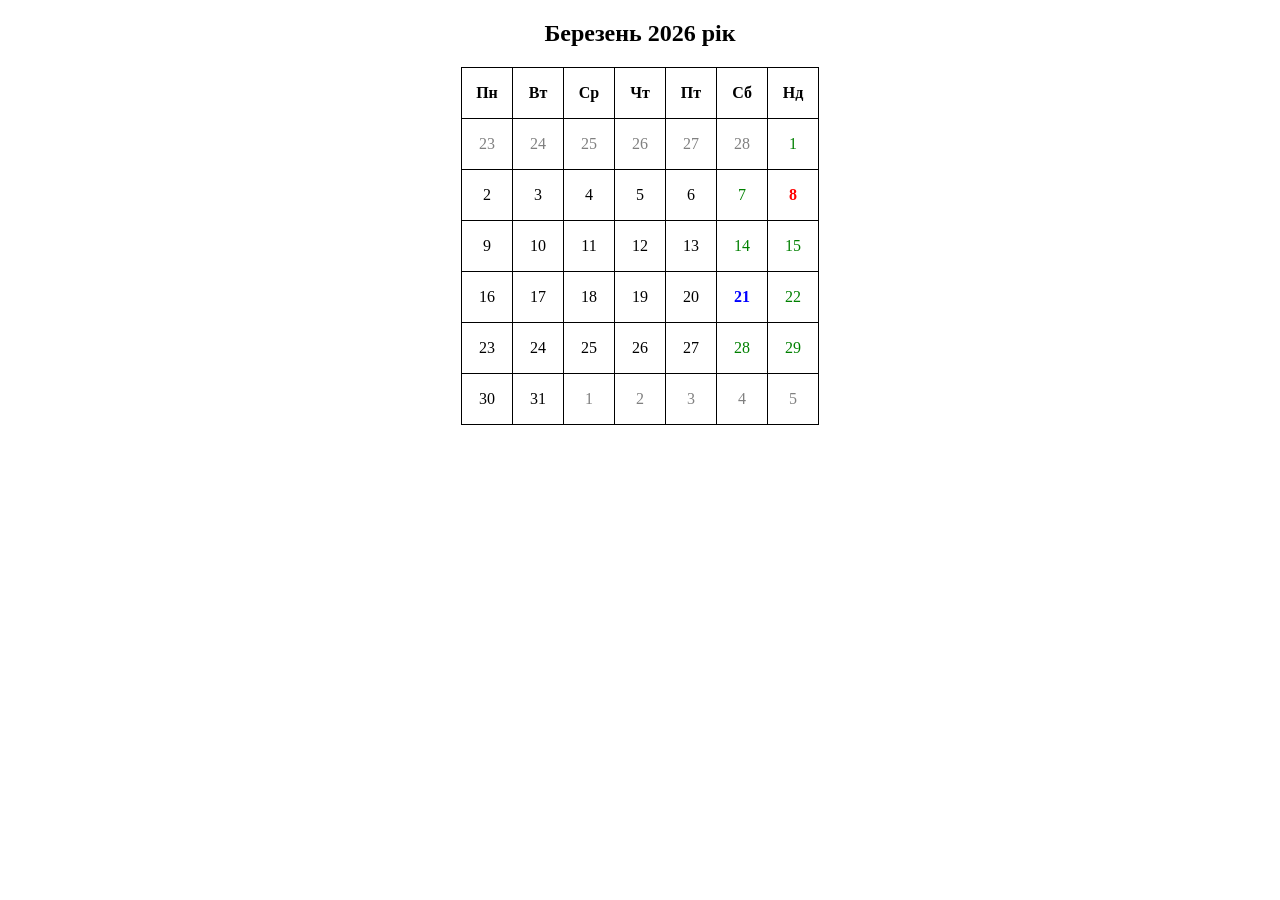
<file: Лабораторна робота 4/calendar.html>
<!DOCTYPE html>
<html lang="uk">

<head>
    <meta charset="UTF-8">
    <title>Календар</title>
    <link rel="stylesheet" href="calendarStyles.css">
</head>

<body>
    <h2 align="center">Березень 2026 рік</h2>
    <table align="center">
        <tr>
            <th>Пн</th>
            <th>Вт</th>
            <th>Ср</th>
            <th>Чт</th>
            <th>Пт</th>
            <th>Сб</th>
            <th>Нд</th>
        </tr>

        <tr>
            <td>23</td>
            <td>24</td>
            <td>25</td>
            <td>26</td>
            <td>27</td>
            <td>28</td>
            <td>1</td>
        </tr>

        <tr>
            <td>2</td>
            <td>3</td>
            <td>4</td>
            <td>5</td>
            <td>6</td>
            <td>7</td>
            <td>8</td>
        </tr>

        <tr>
            <td>9</td>
            <td>10</td>
            <td>11</td>
            <td>12</td>
            <td>13</td>
            <td>14</td>
            <td>15</td>
        </tr>

        <tr>
            <td>16</td>
            <td>17</td>
            <td>18</td>
            <td>19</td>
            <td>20</td>
            <td>21</td>
            <td>22</td>
        </tr>

        <tr>
            <td>23</td>
            <td>24</td>
            <td>25</td>
            <td>26</td>
            <td>27</td>
            <td>28</td>
            <td>29</td>
        </tr>

        <tr>
            <td>30</td>
            <td>31</td>
            <td>1</td>
            <td>2</td>
            <td>3</td>
            <td>4</td>
            <td>5</td>
        </tr>
    </table>
</body>

</html>
</file>
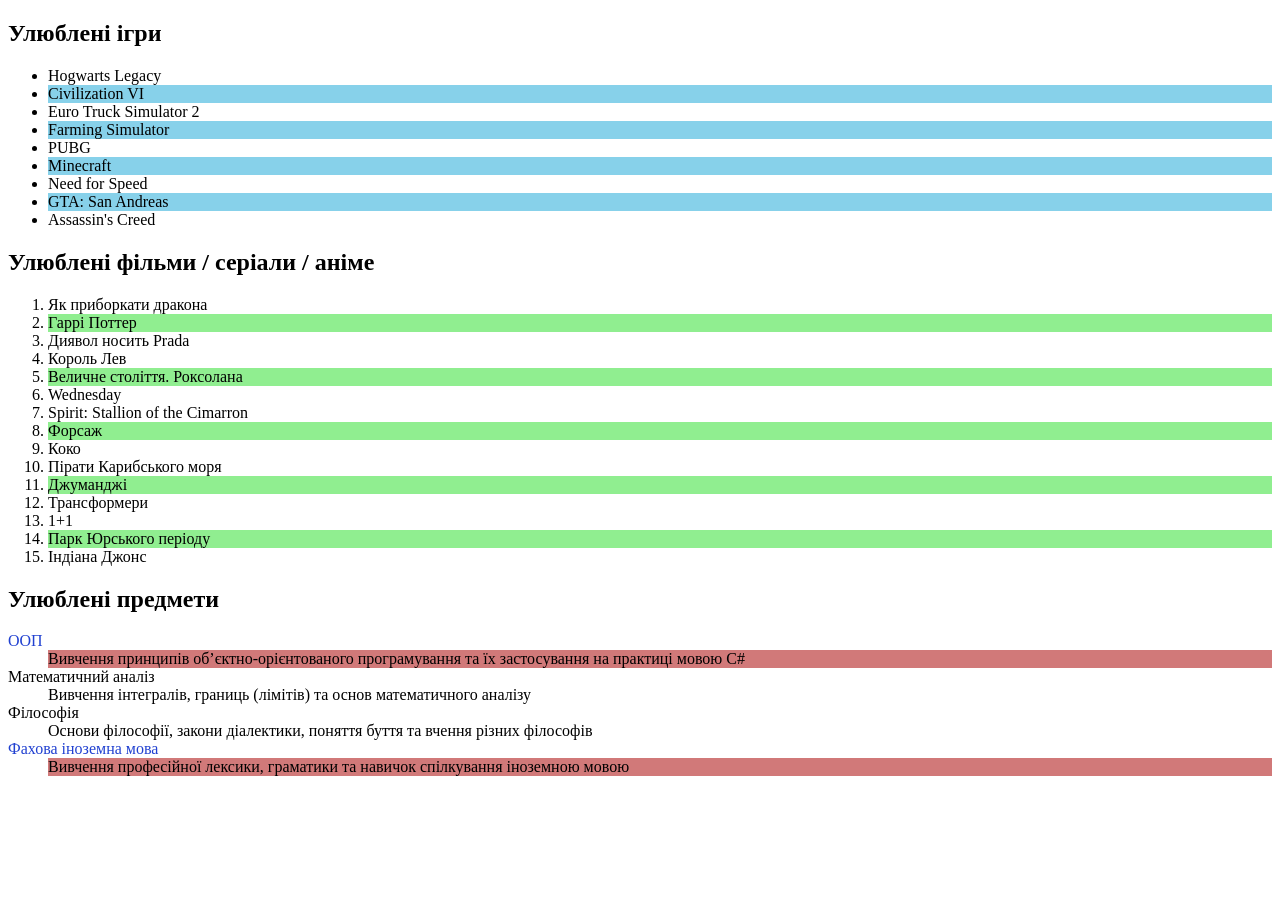
<file: Лабораторна робота 4/lists.html>
<!DOCTYPE html>
<html lang="uk">

<head>
    <meta charset="UTF-8">
    <title>Мої списки</title>
    <link rel="stylesheet" href="listsStyles.css">
</head>

<body>
    <h2>Улюблені ігри</h2>
    <ul class="games">
        <li>Hogwarts Legacy</li>
        <li>Civilization VI</li>
        <li>Euro Truck Simulator 2</li>
        <li>Farming Simulator</li>
        <li>PUBG</li>
        <li>Minecraft</li>
        <li>Need for Speed</li>
        <li>GTA: San Andreas</li>
        <li>Assassin's Creed</li>
    </ul>

    <h2>Улюблені фільми / серіали / аніме</h2>
    <ol class="movies">
        <li>Як приборкати дракона</li>
        <li>Гаррі Поттер</li>
        <li>Диявол носить Prada</li>
        <li>Король Лев</li>
        <li>Величне століття. Роксолана</li>
        <li>Wednesday</li>
        <li>Spirit: Stallion of the Cimarron</li>
        <li>Форсаж</li>
        <li>Коко</li>
        <li>Пірати Карибського моря</li>
        <li>Джуманджі</li>
        <li>Трансформери</li>
        <li>1+1</li>
        <li>Парк Юрського періоду</li>
        <li>Індіана Джонс</li>
    </ol>

    <h2>Улюблені предмети</h2>
    <dl class="subjects">
        <dt>ООП</dt>
        <dd>Вивчення принципів об’єктно-орієнтованого програмування та їх застосування на практиці мовою C#</dd>

        <dt>Математичний аналіз</dt>
        <dd>Вивчення інтегралів, границь (лімітів) та основ математичного аналізу</dd>

        <dt>Філософія</dt>
        <dd>Основи філософії, закони діалектики, поняття буття та вчення різних філософів</dd>

        <dt>Фахова іноземна мова</dt>
        <dd>Вивчення професійної лексики, граматики та навичок спілкування іноземною мовою</dd>
    </dl>

</body>
</html>
</file>
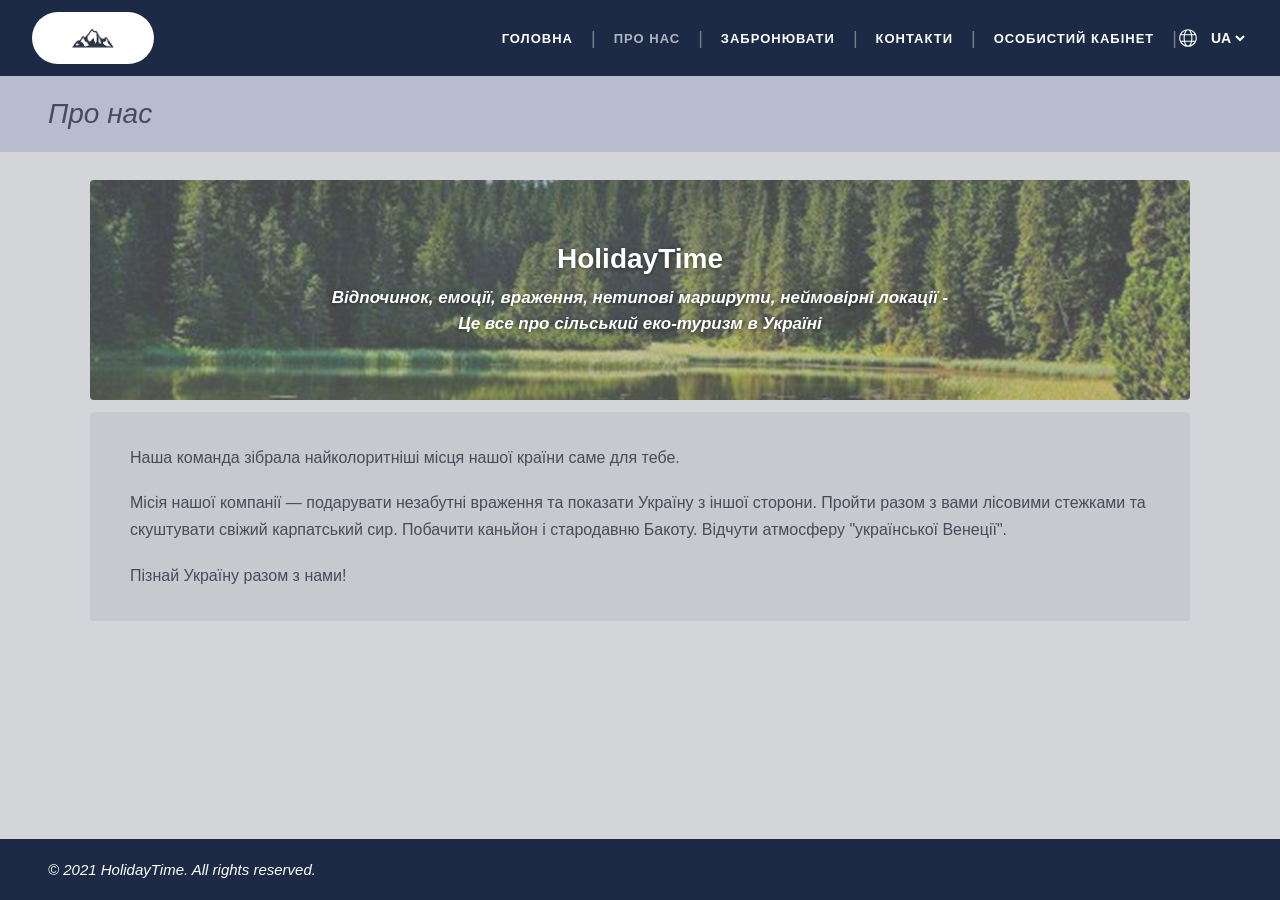
<file: Лабораторна робота 5/figma_project/about_us.html>
<!DOCTYPE html>
<html lang="uk">

<head>
  <meta charset="UTF-8">
  <meta name="viewport" content="width=device-width, initial-scale=1.0">
  <title>HolidayTime — Про нас</title>
  <link rel="stylesheet" href="style.css">
  <link rel="stylesheet" href="about_us.css">
</head>

<body>

  <!-- Header -->
  <header class="header">
    <div class="header__logo">
      <img src="images/logo.png" alt="HolidayTime">
    </div>
    <nav class="header__nav">
      <a href="index.html" class="nav__link">ГОЛОВНА</a>
      <span class="nav__divider">|</span>
      <a href="about_us.html" class="nav__link nav__link--active">ПРО НАС</a>
      <span class="nav__divider">|</span>
      <a href="booking.html" class="nav__link">ЗАБРОНЮВАТИ</a>
      <span class="nav__divider">|</span>
      <a href="contacts.html" class="nav__link">КОНТАКТИ</a>
      <span class="nav__divider">|</span>
      <a href="account.html" class="nav__link">ОСОБИСТИЙ КАБІНЕТ</a>
      <span class="nav__divider">|</span>
      <div class="nav__lang">
        <img src="images/globe.svg" alt="Мова">

        <select class="nav__lang-select">
          <option value="ua">UA</option>
          <option value="fr">FR</option>
          <option value="en">EN</option>
        </select>
      </div>
    </nav>
  </header>

  <!-- Заголовок сторінки -->
  <section class="page-title-bar">
    <h1 class="page-title-bar__title"><em>Про нас</em></h1>
  </section>

  <!-- Основний контент -->
  <main>

    <!-- Hero банер -->
    <section class="about-hero">
      <img src="images/about-hero.png" alt="Природа" class="about-hero__img">
      <div class="about-hero__overlay">
        <h2 class="about-hero__title">HolidayTime</h2>
        <p class="about-hero__subtitle">
          <em>Відпочинок, емоції, враження, нетипові маршрути, неймовірні локації -</em>
        </p>
        <p class="about-hero__subtitle">
          <em>Це все про сільський еко-туризм в Україні</em>
        </p>
      </div>
    </section>

    <!-- Інформаційний блок -->
    <section class="about-content">
      <div class="about-content__box">
        <p>Наша команда зібрала найколоритніші місця нашої країни саме для тебе.</p>

        <p>
          Місія нашої компанії — подарувати незабутні враження та показати Україну з іншої сторони. Пройти разом з
          вами лісовими стежками та скуштувати свіжий карпатський сир. Побачити каньйон і стародавню Бакоту.
          Відчути атмосферу "української Венеції".
        </p>

        <p>Пізнай Україну разом з нами!</p>
      </div>
    </section>

  </main>

  <!-- Footer -->
  <footer class="footer">
    <p class="footer__copy">© 2021 HolidayTime. All rights reserved.</p>
  </footer>

</body>

</html>
</file>
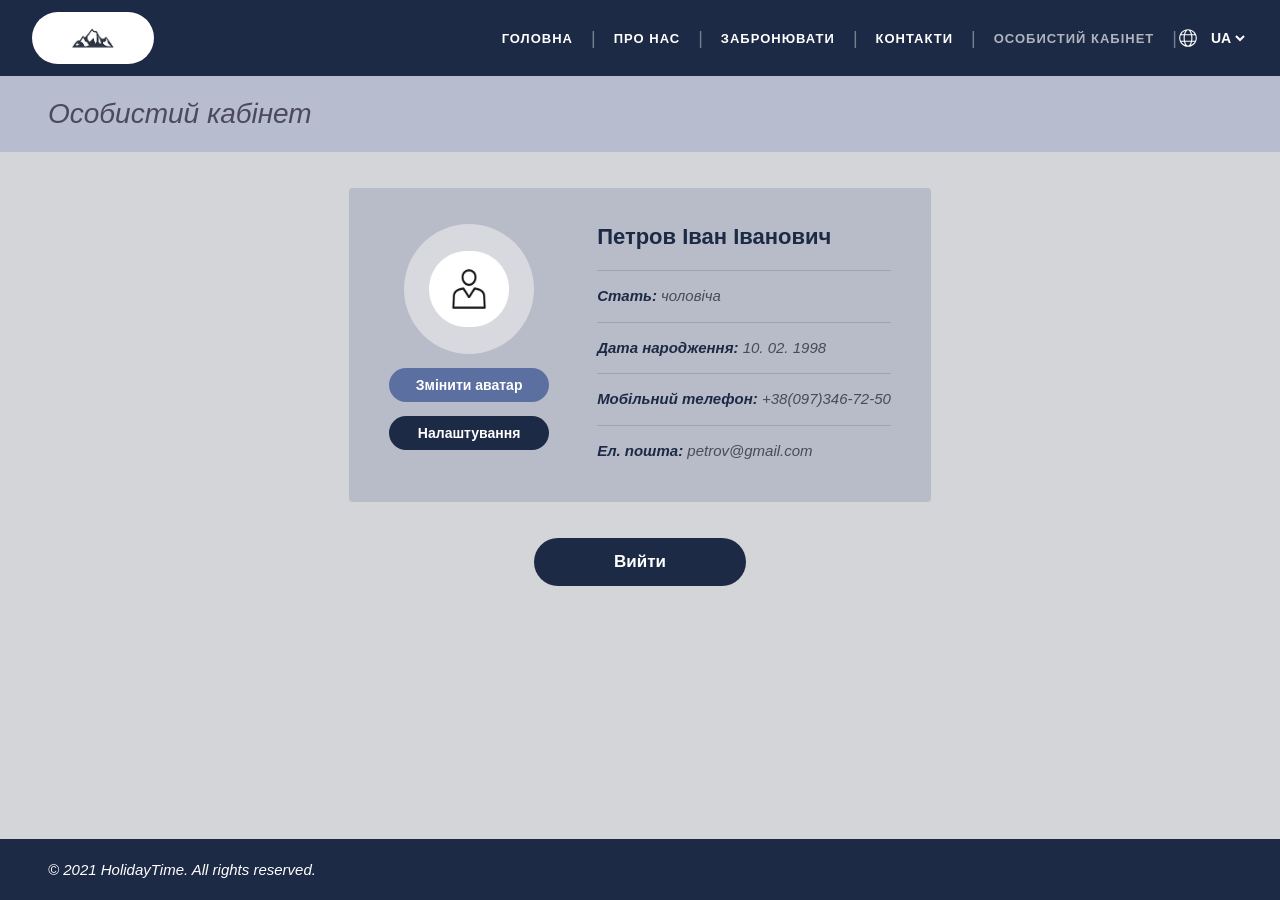
<file: Лабораторна робота 5/figma_project/account.html>
<!DOCTYPE html>
<html lang="uk">
<head>
  <meta charset="UTF-8">
  <meta name="viewport" content="width=device-width, initial-scale=1.0">
  <title>HolidayTime — Особистий кабінет</title>
  <link rel="stylesheet" href="style.css">
  <link rel="stylesheet" href="account.css">
</head>
<body>

  <!-- Header -->
  <header class="header">
    <div class="header__logo">
      <img src="images/logo.png" alt="HolidayTime">
    </div>
    <nav class="header__nav">
      <a href="index.html" class="nav__link">ГОЛОВНА</a>
      <span class="nav__divider">|</span>
      <a href="about_us.html" class="nav__link">ПРО НАС</a>
      <span class="nav__divider">|</span>
      <a href="booking.html" class="nav__link">ЗАБРОНЮВАТИ</a>
      <span class="nav__divider">|</span>
      <a href="contacts.html" class="nav__link">КОНТАКТИ</a>
      <span class="nav__divider">|</span>
      <a href="account.html" class="nav__link nav__link--active">ОСОБИСТИЙ КАБІНЕТ</a>
      <span class="nav__divider">|</span>
      <div class="nav__lang">
        <img src="images/globe.svg" alt="Мова">

        <select class="nav__lang-select">
          <option value="ua">UA</option>
          <option value="fr">FR</option>
          <option value="en">EN</option>
        </select>
      </div>
    </nav>
  </header>

  <!-- Заголовок сторінки -->
  <section class="page-title-bar">
    <h1 class="page-title-bar__title"><em>Особистий кабінет</em></h1>
  </section>

  <!-- Основний контент -->
  <main class="cabinet-page">

    <!-- Картка користувача -->
    <section class="user-card">

      <!-- Ліва частина профілю -->
      <div class="user-card__left">
        <div class="user-card__avatar">
          <img src="images/avatar-placeholder.png" alt="Аватар користувача" class="user-card__avatar-img">
        </div>
        <button class="user-card__btn user-card__btn--avatar">Змінити аватар</button>
        <button class="user-card__btn user-card__btn--settings">Налаштування</button>
      </div>

      <!-- Права частина з інформацією -->
      <div class="user-card__right">
        <h2 class="user-card__name">Петров Іван Іванович</h2>
        <hr class="user-card__divider">

        <p class="user-card__field"><strong><em>Стать:</em></strong> <em>чоловіча</em></p>
        <hr class="user-card__divider">

        <p class="user-card__field"><strong><em>Дата народження:</em></strong> <em>10. 02. 1998</em></p>
        <hr class="user-card__divider">

        <p class="user-card__field"><strong><em>Мобільний телефон:</em></strong> +38(097)346-72-50</p>
        <hr class="user-card__divider">

        <p class="user-card__field"><strong><em>Ел. пошта:</em></strong> <em>petrov@gmail.com</em></p>
      </div>

    </section>

    <!-- Кнопка виходу -->
    <div class="cabinet-logout">
      <button class="btn-logout">Вийти</button>
    </div>

  </main>

  <!-- Footer -->
  <footer class="footer">
    <p class="footer__copy">© 2021 HolidayTime. All rights reserved.</p>
  </footer>

</body>
</html>
</file>
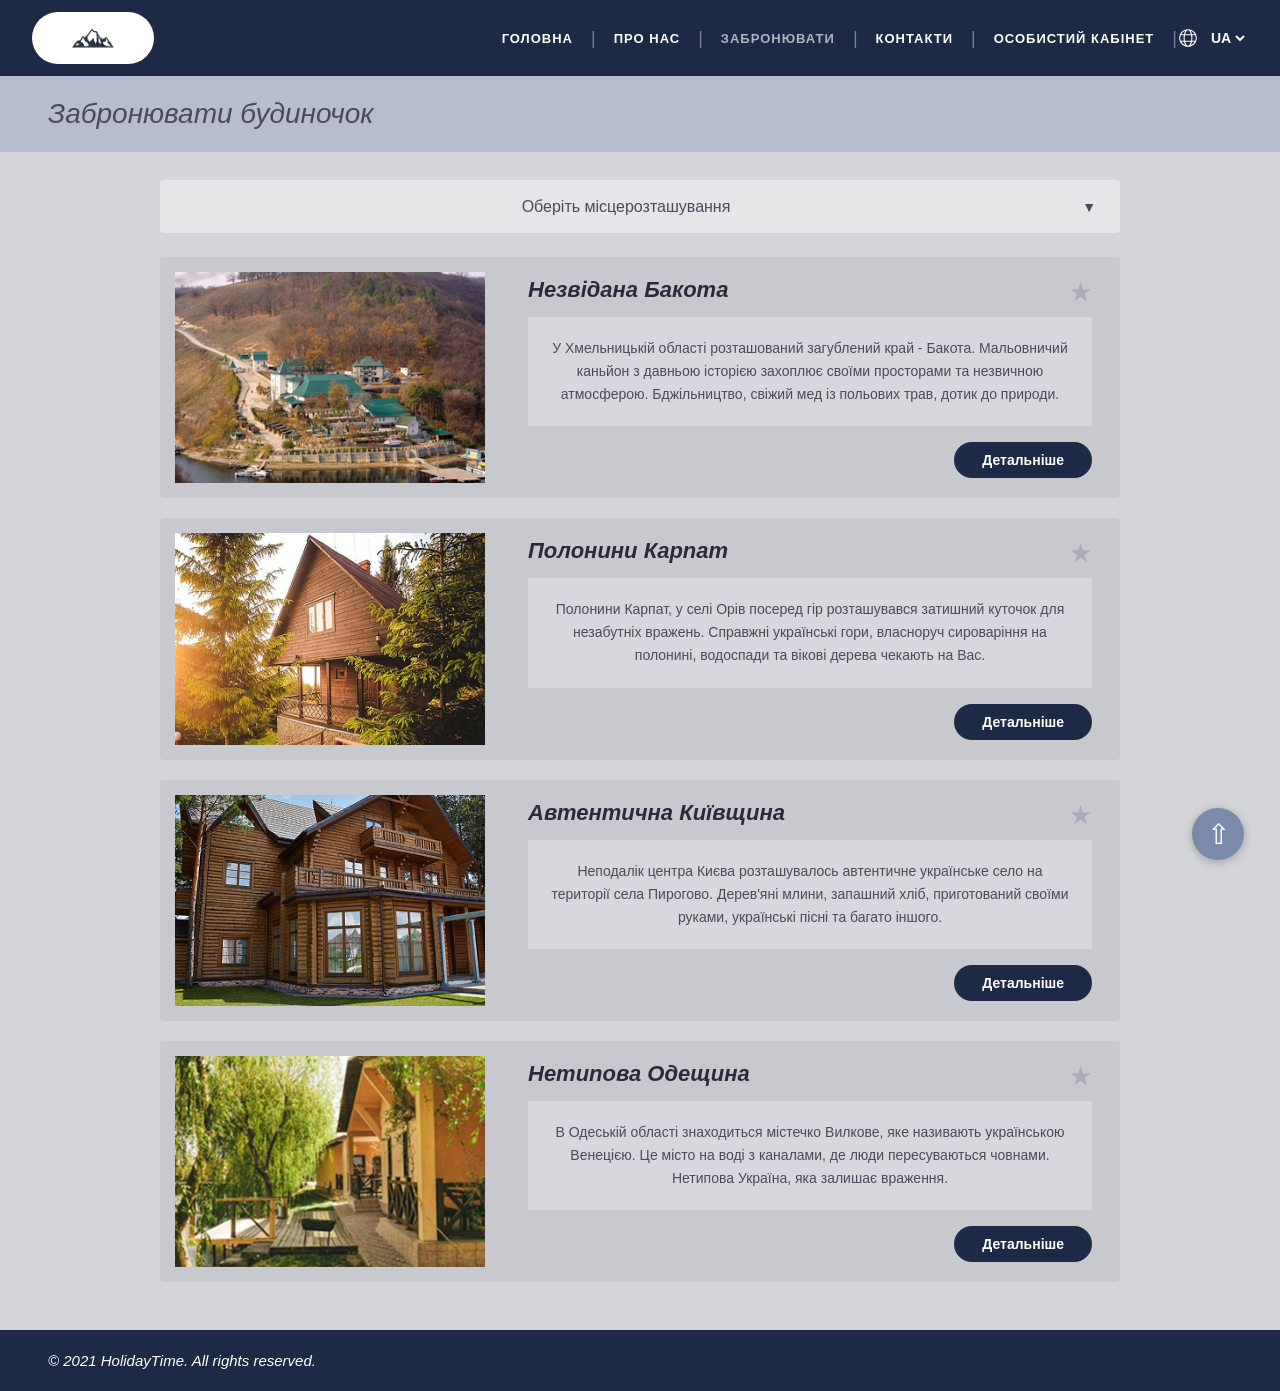
<file: Лабораторна робота 5/figma_project/booking.html>
<!DOCTYPE html>
<html lang="uk">

<head>
  <meta charset="UTF-8">
  <meta name="viewport" content="width=device-width, initial-scale=1.0">
  <title>HolidayTime — Забронювати будиночок</title>
  <link rel="stylesheet" href="style.css">
  <link rel="stylesheet" href="booking.css">
</head>

<body>

  <!-- Header -->
  <header class="header">
    <div class="header__logo">
      <img src="images/logo.png" alt="HolidayTime">
    </div>
    <nav class="header__nav">
      <a href="index.html" class="nav__link">ГОЛОВНА</a>
      <span class="nav__divider">|</span>
      <a href="about_us.html" class="nav__link">ПРО НАС</a>
      <span class="nav__divider">|</span>
      <a href="booking.html" class="nav__link nav__link--active">ЗАБРОНЮВАТИ</a>
      <span class="nav__divider">|</span>
      <a href="contacts.html" class="nav__link">КОНТАКТИ</a>
      <span class="nav__divider">|</span>
      <a href="account.html" class="nav__link">ОСОБИСТИЙ КАБІНЕТ</a>
      <span class="nav__divider">|</span>
      <div class="nav__lang">
        <img src="images/globe.svg" alt="Мова">

        <select class="nav__lang-select">
          <option value="ua">UA</option>
          <option value="fr">FR</option>
          <option value="en">EN</option>
        </select>
      </div>
    </nav>
  </header>

  <!-- Заголовок сторінки -->
  <section class="page-title-bar">
    <h1 class="page-title-bar__title"><em>Забронювати будиночок</em></h1>
  </section>

  <!-- Основний контент -->
  <main class="booking-list">

    <!-- Фільтр вибору місця -->
    <div class="location-filter">
      <select class="location-filter__select">
        <option value="" disabled selected>Оберіть місцерозташування</option>
        <option value="bakota">Бакота</option>
        <option value="karpaty">Карпати</option>
        <option value="kyiv">Київ</option>
        <option value="odesa">Одеська область</option>
      </select>
      <span class="location-filter__arrow">&#9660;</span>
    </div>

    <!-- Список локацій -->
    <ul class="location-list">

      <!-- Локація Бакота -->
      <li class="location-card">
        <div class="location-card__img-wrap">
          <img src="images/bakota.png" alt="Незвідана Бакота" class="location-card__img">
        </div>
        <div class="location-card__info">
          <div class="location-card__header">
            <h2 class="location-card__title"><em>Незвідана Бакота</em></h2>
            <button class="location-card__fav" aria-label="Додати до обраних">&#9733;</button>
          </div>
          <p class="location-card__desc">
            У Хмельницькій області розташований загублений край - Бакота. Мальовничий каньйон з давньою
            історією захоплює своїми просторами та незвичною атмосферою. Бджільництво, свіжий мед із
            польових трав, дотик до природи.
          </p>
          <div class="location-card__footer">
            <a href="house.html" class="location-card__btn">Детальніше</a>
          </div>
        </div>
      </li>

      <!-- Локація Карпати -->
      <li class="location-card">
        <div class="location-card__img-wrap">
          <img src="images/karpaty.png" alt="Полонини Карпат" class="location-card__img">
        </div>
        <div class="location-card__info">
          <div class="location-card__header">
            <h2 class="location-card__title"><em>Полонини Карпат</em></h2>
            <button class="location-card__fav" aria-label="Додати до обраних">&#9733;</button>
          </div>
          <p class="location-card__desc">
            Полонини Карпат, у селі Орів посеред гір розташувався затишний куточок для незабутніх вражень.
            Справжні українські гори, власноруч сироваріння на полонині, водоспади та вікові дерева чекають на Вас.
          </p>
          <div class="location-card__footer">
            <a href="house.html" class="location-card__btn">Детальніше</a>
          </div>
        </div>
      </li>

      <!-- Локація Київщина -->
      <li class="location-card">
        <div class="location-card__img-wrap">
          <img src="images/kyiv.png" alt="Автентична Київщина" class="location-card__img">
        </div>
        <div class="location-card__info">
          <div class="location-card__header">
            <h2 class="location-card__title"><em>Автентична Київщина</em></h2>
            <button class="location-card__fav" aria-label="Додати до обраних">&#9733;</button>
          </div>
          <p class="location-card__desc">
            Неподалік центра Києва розташувалось автентичне українське село на території села Пирогово.
            Дерев'яні млини, запашний хліб, приготований своїми руками, українські пісні та багато іншого.
          </p>
          <div class="location-card__footer">
            <a href="house.html" class="location-card__btn">Детальніше</a>
          </div>
        </div>
      </li>

      <!-- Локація Одещина -->
      <li class="location-card">
        <div class="location-card__img-wrap">
          <img src="images/odesa.png" alt="Нетипова Одещина" class="location-card__img">
        </div>
        <div class="location-card__info">
          <div class="location-card__header">
            <h2 class="location-card__title"><em>Нетипова Одещина</em></h2>
            <button class="location-card__fav" aria-label="Додати до обраних">&#9733;</button>
          </div>
          <p class="location-card__desc">
            В Одеській області знаходиться містечко Вилкове, яке називають українською Венецією.
            Це місто на воді з каналами, де люди пересуваються човнами. Нетипова Україна, яка залишає враження.
          </p>
          <div class="location-card__footer">
            <a href="house.html" class="location-card__btn">Детальніше</a>
          </div>
        </div>
      </li>

    </ul>

  </main>

  <!-- Кнопка прокрутки вгору -->
  <button class="scroll-top" aria-label="Прокрутити вгору">&#8679;</button>

  <!-- Footer -->
  <footer class="footer">
    <p class="footer__copy">© 2021 HolidayTime. All rights reserved.</p>
  </footer>

</body>

</html>
</file>
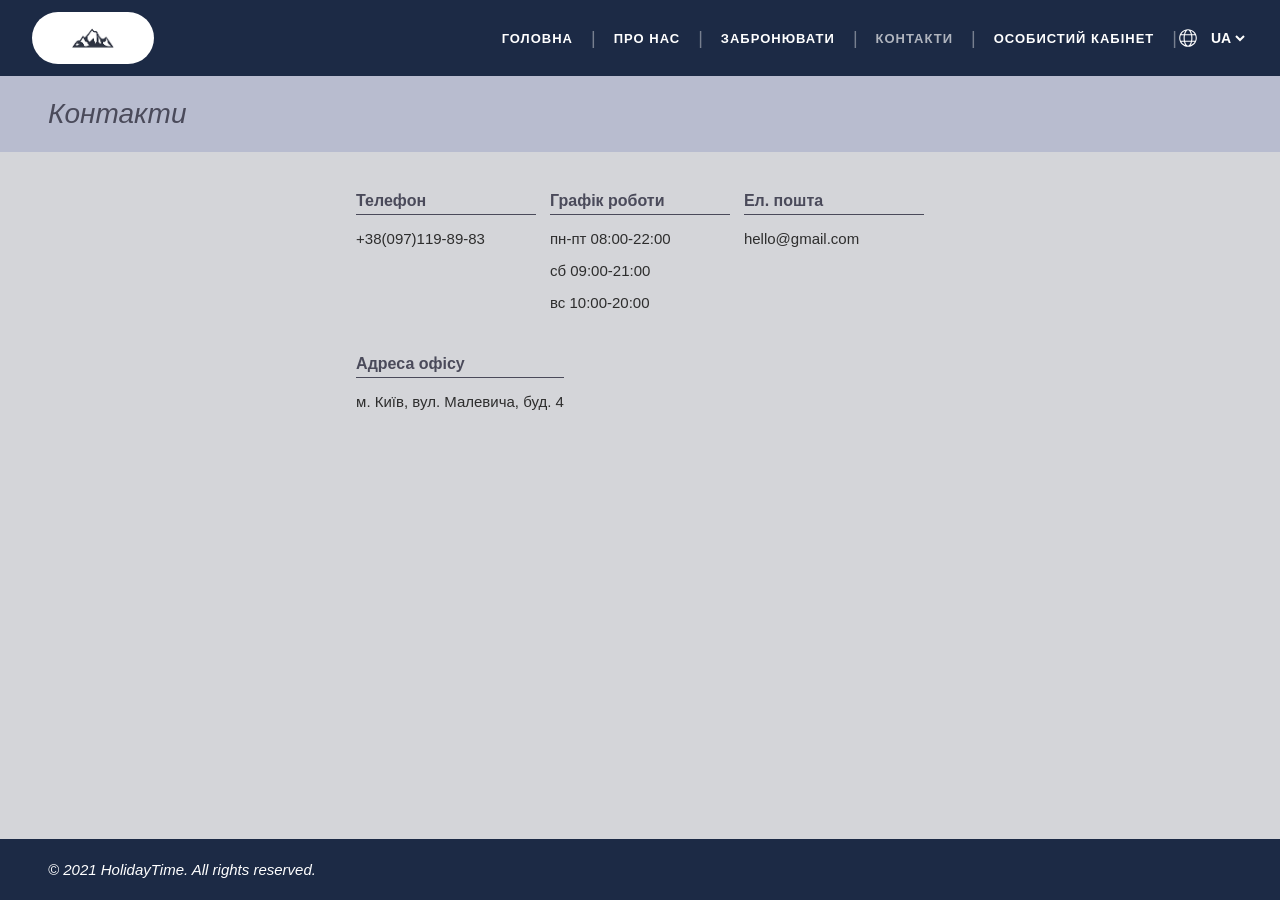
<file: Лабораторна робота 5/figma_project/contacts.html>
<!DOCTYPE html>
<html lang="uk">

<head>
  <meta charset="UTF-8">
  <meta name="viewport" content="width=device-width, initial-scale=1.0">
  <title>HolidayTime — Контакти</title>
  <link rel="stylesheet" href="style.css">
  <link rel="stylesheet" href="contacts.css">
</head>

<body>

  <!-- Header -->
  <header class="header">
    <div class="header__logo">
      <img src="images/logo.png" alt="HolidayTime">
    </div>
    <nav class="header__nav">
      <a href="index.html" class="nav__link">ГОЛОВНА</a>
      <span class="nav__divider">|</span>
      <a href="about_us.html" class="nav__link">ПРО НАС</a>
      <span class="nav__divider">|</span>
      <a href="booking.html" class="nav__link">ЗАБРОНЮВАТИ</a>
      <span class="nav__divider">|</span>
      <a href="contacts.html" class="nav__link nav__link--active">КОНТАКТИ</a>
      <span class="nav__divider">|</span>
      <a href="account.html" class="nav__link">ОСОБИСТИЙ КАБІНЕТ</a>
      <span class="nav__divider">|</span>
      <div class="nav__lang">
        <img src="images/globe.svg" alt="Мова">

        <select class="nav__lang-select">
          <option value="ua">UA</option>
          <option value="fr">FR</option>
          <option value="en">EN</option>
        </select>
      </div>
    </nav>
  </header>

  <!-- Заголовок сторінки -->
  <section class="page-title-bar">
    <h1 class="page-title-bar__title"><em>Контакти</em></h1>
  </section>

  <!-- Основний контент -->
  <main class="contacts-page">

    <!-- Контактна інформація -->
    <section class="contacts-info">

      <!-- Контактний рядок -->
      <div class="contacts-row">

        <div class="contact-item">
          <h3 class="contact-item__label">Телефон</h3>
          <p class="contact-item__value">+38(097)119-89-83</p>
        </div>

        <div class="contact-item">
          <h3 class="contact-item__label">Графік роботи</h3>
          <p class="contact-item__value">пн-пт 08:00-22:00</p>
          <p class="contact-item__value">сб 09:00-21:00</p>
          <p class="contact-item__value">вс 10:00-20:00</p>
        </div>

        <div class="contact-item">
          <h3 class="contact-item__label">Ел. пошта</h3>
          <p class="contact-item__value">hello@gmail.com</p>
        </div>

      </div>

      <!-- Адреса та карта -->
      <div class="contacts-address-row">

        <div class="contact-item">
          <h3 class="contact-item__label">Адреса офісу</h3>
          <p class="contact-item__value">м. Київ, вул. Малевича, буд. 4</p>
        </div>

        <div class="contacts-map">
          <iframe
            src="https://www.google.com/maps/embed?pb=!1m18!1m12!1m3!1d2541.081244687947!2d30.43158772609718!3d50.43958733814643!2m3!1f0!2f0!3f0!3m2!1i1024!2i768!4f13.1!3m3!1m2!1s0x40d4cc196105bc51%3A0xe13c3cadc2638a31!2z0JPRg9GA0YLQvtC20LjRgtC-0Log4oSWMyDQndCQ0KM!5e0!3m2!1suk!2sua!4v1778178130683!5m2!1suk!2sua"
            width="600" height="450" style="border:0;" allowfullscreen="" loading="lazy"
            referrerpolicy="no-referrer-when-downgrade"></iframe>
        </div>

      </div>

    </section>

  </main>

  <!-- Footer -->
  <footer class="footer">
    <p class="footer__copy">© 2021 HolidayTime. All rights reserved.</p>
  </footer>

</body>

</html>
</file>
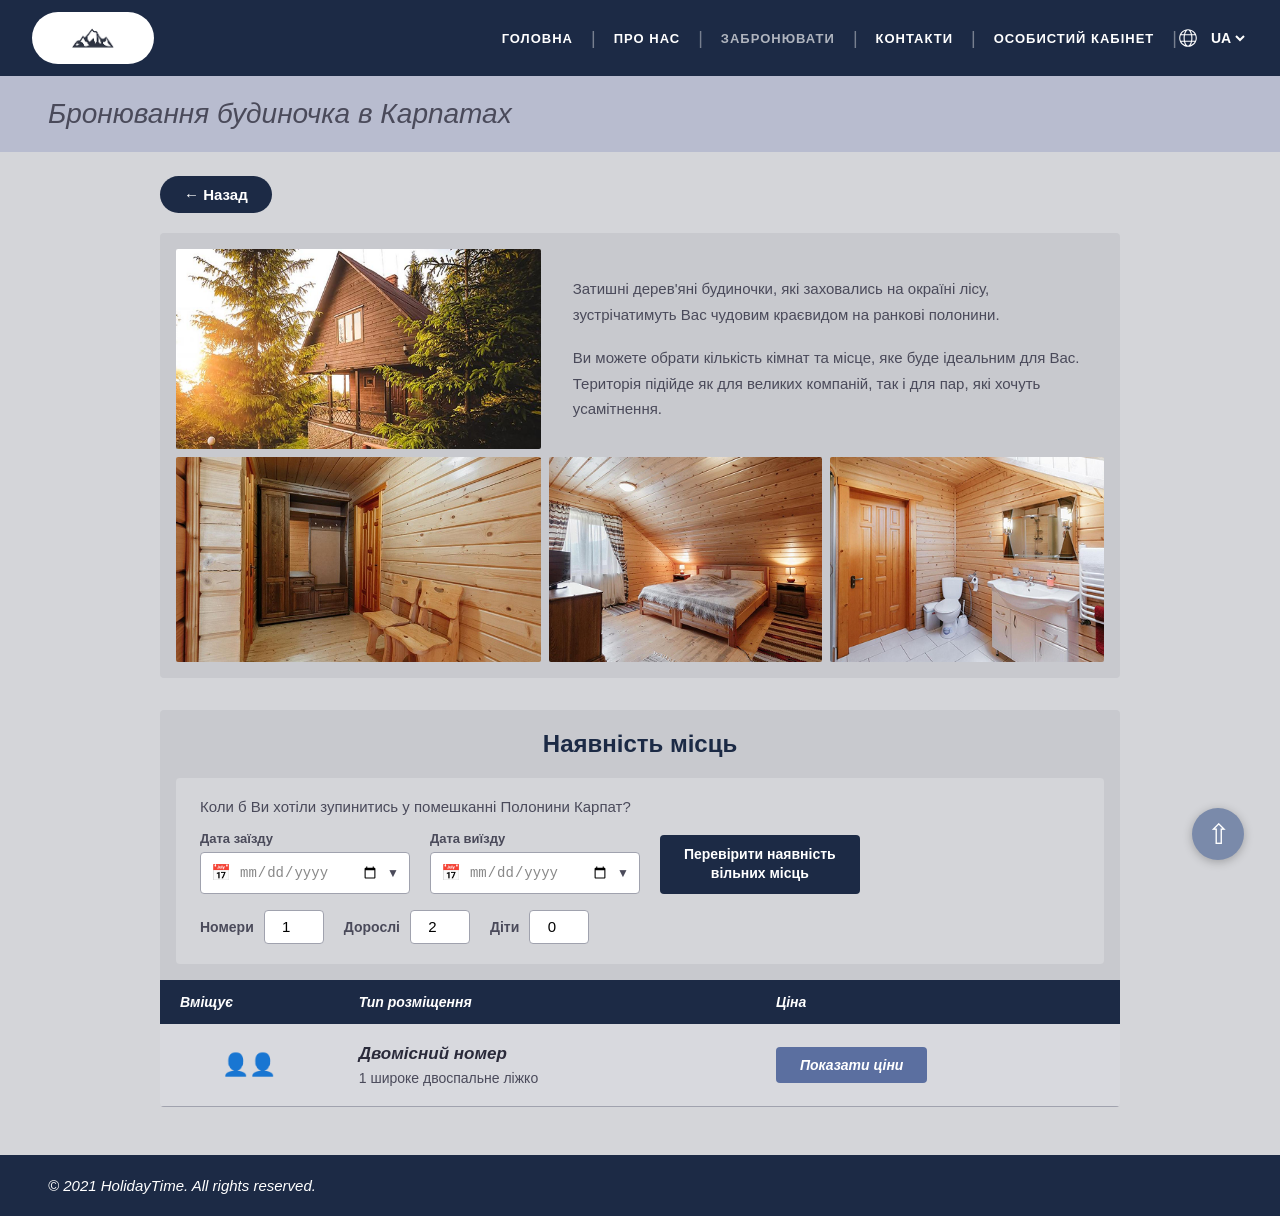
<file: Лабораторна робота 5/figma_project/house.html>
<!DOCTYPE html>
<html lang="uk">

<head>
  <meta charset="UTF-8">
  <meta name="viewport" content="width=device-width, initial-scale=1.0">
  <title>HolidayTime — Бронювання будиночка в Карпатах</title>
  <link rel="stylesheet" href="style.css">
  <link rel="stylesheet" href="house.css">
</head>

<body>

  <!-- Header -->
  <header class="header">
    <div class="header__logo">
      <img src="images/logo.png" alt="HolidayTime">
    </div>
    <nav class="header__nav">
      <a href="index.html" class="nav__link">ГОЛОВНА</a>
      <span class="nav__divider">|</span>
      <a href="about_us.html" class="nav__link">ПРО НАС</a>
      <span class="nav__divider">|</span>
      <a href="booking.html" class="nav__link nav__link--active">ЗАБРОНЮВАТИ</a>
      <span class="nav__divider">|</span>
      <a href="contacts.html" class="nav__link">КОНТАКТИ</a>
      <span class="nav__divider">|</span>
      <a href="account.html" class="nav__link">ОСОБИСТИЙ КАБІНЕТ</a>
      <span class="nav__divider">|</span>
      <div class="nav__lang">
        <img src="images/globe.svg" alt="Мова">

        <select class="nav__lang-select">
          <option value="ua">UA</option>
          <option value="fr">FR</option>
          <option value="en">EN</option>
        </select>
      </div>
    </nav>
  </header>

  <!-- Заголовок сторінки -->
  <section class="page-title-bar">
    <h1 class="page-title-bar__title"><em>Бронювання будиночка в Карпатах</em></h1>
  </section>

  <!-- Основний контент -->
  <main class="detail-page">

    <!-- Кнопка повернення назад -->
    <div class="back-wrap">
      <a href="booking.html" class="btn-back">&#8592; Назад</a>
    </div>

    <!-- Галерея та опис -->
    <section class="detail-gallery-block">

      <img src="images/karpaty-main.png" alt="Будиночок зовні" class="gallery__img img-top-left">

      <div class="detail-desc">
        <p>
          Затишні дерев'яні будиночки, які заховались на окраїні лісу, зустрічатимуть Вас чудовим
          краєвидом на ранкові полонини.
        </p>
        <p>
          Ви можете обрати кількість кімнат та місце, яке буде ідеальним для Вас. Територія підійде як
          для великих компаній, так і для пар, які хочуть усамітнення.
        </p>
      </div>

      <img src="images/karpaty-inside1.png" alt="Інтер'єр" class="gallery__img img-bot-left">
      <img src="images/karpaty-inside2.png" alt="Спальня" class="gallery__img img-bot-mid">
      <img src="images/karpaty-inside3.png" alt="Санвузол" class="gallery__img img-bot-right">

    </section>

    <!-- Доступність місць -->
    <section class="availability">
      <h2 class="availability__title">Наявність місць</h2>

      <div class="availability__form-block">
        <p class="availability__question">Коли б Ви хотіли зупинитись у помешканні Полонини Карпат?</p>

        <div class="availability__form">

          <!-- Вибір дат -->
          <div class="availability__dates">
            <div class="date-field">
              <label class="date-field__label">Дата заїзду</label>
              <div class="date-field__input-wrap">
                <span class="date-field__icon">&#128197;</span>
                <input class="date-field__input" type="date">
                <span class="date-field__arrow">&#9660;</span>
              </div>
            </div>

            <div class="date-field">
              <label class="date-field__label">Дата виїзду</label>
              <div class="date-field__input-wrap">
                <span class="date-field__icon">&#128197;</span>
                <input class="date-field__input" type="date">
                <span class="date-field__arrow">&#9660;</span>
              </div>
            </div>

            <button class="availability__check-btn">
              Перевірити наявність вільних місць
            </button>
          </div>

          <!-- Кількість гостей -->
          <div class="availability__guests">
            <div class="spinner-field">
              <label class="spinner-field__label">Номери</label>
              <input class="spinner-field__input" type="number" value="1" min="1">
            </div>

            <div class="spinner-field">
              <label class="spinner-field__label">Дорослі</label>
              <input class="spinner-field__input" type="number" value="2" min="1">
            </div>

            <div class="spinner-field">
              <label class="spinner-field__label">Діти</label>
              <input class="spinner-field__input" type="number" value="0" min="0">
            </div>
          </div>

        </div>
      </div>

      <!-- Таблиця номерів -->
      <table class="rooms-table">
        <thead class="rooms-table__head">
          <tr>
            <th class="rooms-table__th">Вміщує</th>
            <th class="rooms-table__th">Тип розміщення</th>
            <th class="rooms-table__th">Ціна</th>
          </tr>
        </thead>
        <tbody>
          <tr class="rooms-table__row">
            <td class="rooms-table__td rooms-table__td--guests">
              <span class="icon-person">&#128100;&#128100;</span>
            </td>
            <td class="rooms-table__td">
              <p class="rooms-table__room-name"><em>Двомісний номер</em></p>
              <p class="rooms-table__room-bed">1 широке двоспальне ліжко</p>
            </td>
            <td class="rooms-table__td">
              <button class="rooms-table__price-btn"><em>Показати ціни</em></button>
            </td>
          </tr>
        </tbody>
      </table>

    </section>

  </main>

  <!-- Кнопка прокрутки вгору -->
  <button class="scroll-top" aria-label="Прокрутити вгору">&#8679;</button>

  <!-- Footer -->
  <footer class="footer">
    <p class="footer__copy">© 2021 HolidayTime. All rights reserved.</p>
  </footer>

</body>

</html>
</file>
<file: Лабораторна робота 5/style.css>
body{
background-color:#0f0f0f;
font-family:Arial,sans-serif;
color:white;
}

header{
width:100%;
position:fixed;
top:0;
}

.header-left{
float:left;
width:25%;
}

.menu-btn{
float:left;
width:40px;
height:40px;
margin-top:10px;
margin-left:15px;
text-align:center;
line-height:50px;
border-radius:100%;
cursor:pointer;
}

.menu-btn:hover{
background-color:#272727;
}

.menu-btn svg{
fill:white;
}

.logo{
float:left;
margin-top:18px;
margin-left:15px;
}

.header-center{
float:left;
width:45%;
text-align:center;
}

.header-center input{
width:75%;
height:40px;
background-color:#121212;
color:white;
border:1px solid #333;
border-radius:20px 0 0 20px;
padding-left:15px;
}

.header-center button{
width:60px;
height:44px;
background-color:#222;
border:1px solid #333;
border-radius:0 20px 20px 0;
position:relative;
left:-5px;
transform:translateY(6px);
cursor:pointer;
}

.header-center button svg{
fill:white;
}

.header-right{
float:right;
margin-top:15px;
margin-right:20px;
}

.header-icon{
float:left;
margin-left:20px;
cursor:pointer;
}

.header-icon svg{
fill:white;
}

aside{
width:220px;
height:100%;
position:fixed;
border-right:1px solid #222;
}

aside ul{
list-style:none;
padding:10px;
margin:0;
}

aside li{
padding:14px;
border-radius:10px;
cursor:pointer;
}

aside li:hover{
background-color:#272727;
}

aside li svg{
fill:white;
vertical-align:middle;
margin-right:15px;
}

main{
margin-left:240px;
margin-top:80px;
padding:40px;
}

.video-card{
width:360px;
float:left;
margin-right:20px;
margin-bottom:30px;
}

.video-card iframe{
width:100%;
height:200px;
border:none;
border-radius:12px;
}

.video-card h3{
margin-bottom:7px;
font-size:16px;
}

.video-card p{
color:#aaaaaa;
}
</file>
<file: Лабораторна робота 5/figma_project/style.css>
/* HolidayTime — style.css */

/* Reset & base */
*, *::before, *::after {
  box-sizing: border-box;
  margin: 0;
  padding: 0;
}

html {
  font-size: 16px;
  height: 100%;
  scroll-behavior: smooth;
}

body {
  font-family: 'PT Sans', sans-serif;
  background-color: #d4d5d9;
  color: #2d2d2d;
  min-height: 100%;
  display: flex;
  flex-direction: column;
}

img {
  display: block;
  max-width: 100%;
}

a {
  text-decoration: none;
  color: inherit;
}

ul, ol {
  list-style: none;
}

button {
  cursor: pointer;
  border: none;
  background: none;
  font-family: inherit;
}

/* Header */
.header {
  display: flex;
  align-items: center;
  justify-content: space-between;
  background-color: #1c2a45;
  padding: 12px 32px;
  position: sticky;
  top: 0;
  z-index: 100;
}

.header__logo {
  background-color: #ffffff;
  border-radius: 50px;
  padding: 8px 20px;
  display: flex;
  align-items: center;
  justify-content: center;
  min-width: 120px;
  height: 52px;
}

.header__logo img {
  height: 32px;
  width: auto;
  object-fit: contain;
}

/* Nav */
.header__nav {
  display: flex;
  align-items: center;
  gap: 0;
}

.nav__link {
  color: #ffffff;
  font-size: 13px;
  font-weight: 700;
  letter-spacing: 1px;
  text-transform: uppercase;
  padding: 6px 18px;
  white-space: nowrap;
  transition: opacity 0.2s;
}

.nav__link:hover {
  opacity: 0.75;
}

.nav__link--active {
  opacity: 0.65;
}

.nav__divider {
  color: #ffffff;
  opacity: 0.4;
  font-size: 18px;
  line-height: 1;
}

.nav__lang {
  display: flex;
  align-items: center;
  gap: 8px;
}

.nav__lang-select {
  background-color: transparent;
  border: none;
  color: white;
  font-size: 14px;
  font-weight: 700;
  outline: none;
  cursor: pointer;
}

.nav__lang-select option {
  color: black;
}

.nav__lang img {
  width: 22px;
  height: 22px;
}

/* Page title bar (lavender bar under header) */
.page-title-bar {
  background-color: #b8bccf;
  padding: 22px 48px;
}

.page-title-bar__title {
  font-size: 28px;
  font-style: italic;
  font-weight: 400;
  color: #4a4a5a;
}

/* Footer */
.footer {
  background-color: #1c2a45;
  padding: 22px 48px;
  margin-top: auto;
}

.footer__copy {
  color: #ffffff;
  font-size: 15px;
  font-style: italic;
}

/* Scroll-to-top button */
.scroll-top {
  position: fixed;
  bottom: 40px;
  right: 36px;
  width: 52px;
  height: 52px;
  border-radius: 50%;
  background-color: #7a8aaa;
  color: #ffffff;
  font-size: 28px;
  display: flex;
  align-items: center;
  justify-content: center;
  box-shadow: 0 2px 10px rgba(0,0,0,0.25);
  transition: background-color 0.2s;
  z-index: 50;
}

.scroll-top:hover {
  background-color: #2d3d61;
}
</file>
<file: Лабораторна робота 5/figma_project/index.css>
/* Index.html — головна */

/* Hero */
.hero {
  position: relative;
  width: 100%;
  max-width: 900px;
  margin: 28px auto 0;
  border-radius: 4px;
  overflow: hidden;
}

.hero__img {
  width: 100%;
  height: 240px;
  object-fit: cover;
  display: block;
}

.hero__text {
  position: absolute;
  inset: 0;
  display: flex;
  flex-direction: column;
  align-items: center;
  justify-content: center;
  text-align: center;
  padding: 16px;
}

.hero__title {
  color: #ffffff;
  font-size: 36px;
  font-weight: 700;
  text-shadow: 0 1px 4px rgba(0,0,0,0.5);
  margin-bottom: 10px;
}

.hero__subtitle {
  color: #ffffff;
  font-size: 20px;
  font-weight: 700;
  text-shadow: 0 1px 4px rgba(0,0,0,0.5);
}

/* Slider */
.slider {
  max-width: 900px;
  margin: 20px auto 0;
  background-color: #c0c1c7;
  border-radius: 4px;
  overflow: hidden;
}

.slider__image-wrap {
  position: relative;
  width: 100%;
}

.slider__img {
  width: 100%;
  height: 340px;
  object-fit: cover;
  display: block;
}

.slider__arrow {
  position: absolute;
  right: 16px;
  top: 50%;
  transform: translateY(-50%);
  background: none;
  border: none;
  color: #ffffff;
  font-size: 60px;
  cursor: pointer;
}

.slider__btn {
  position: absolute;
  bottom: 20px;
  right: 60px;
  background-color: #1c2a45;
  color: #ffffff;
  font-size: 15px;
  font-weight: 600;
  padding: 10px 24px;
  border-radius: 50px;
  letter-spacing: 0.5px;
}

.slider__info {
  padding: 14px 20px 18px;
  display: flex;
  align-items: flex-start;
  gap: 20px;
}

.slider__dots {
  display: flex;
  gap: 6px;
  align-items: center;
  flex-shrink: 0;
  padding-top: 4px;
}

.dot {
  width: 12px;
  height: 12px;
  border-radius: 50%;
  background-color: #ffffff;
  opacity: 0.5;
}

.dot--active {
  background-color: #3a5a30;
  opacity: 1;
}

.slider__desc {
  font-size: 14px;
  font-style: italic;
  color: #4a4a5a;
  line-height: 1.55;
}

/* About block (пара на фото) */
.about-block {
  max-width: 900px;
  margin: 20px auto 0;
  background-color: #c8c9ce;
  border-radius: 4px;
  overflow: hidden;
  display: flex;
  align-items: stretch;
}

.about-block__img-wrap {
  flex: 0 0 50%;
}

.about-block__img {
  width: 100%;
  height: 100%;
  object-fit: cover;
}

.about-block__text {
  flex: 1;
  display: flex;
  align-items: center;
  justify-content: center;
  padding: 28px 32px;
  text-align: center;
  background-color: #d8d9de;
}

.about-block__text p {
  font-size: 16px;
  line-height: 1.65;
  color: #4a4a5a;
}

/* Feedback form */
.feedback {
  max-width: 400px;
  margin: 36px auto 40px;
  padding: 30px 40px 40px;
  background-color: #e5e6e9;
  border-radius: 4px;
  text-align: center;
}

.feedback__title {
  font-size: 22px;
  font-weight: 400;
  color: #4a4a5a;
  margin-bottom: 24px;
}

.feedback__form {
  display: flex;
  flex-direction: column;
  gap: 8px;
  align-items: flex-start;
}

.feedback__label {
  font-size: 15px;
  color: #4a4a5a;
  margin-bottom: 2px;
}

.feedback__input {
  width: 100%;
  padding: 12px 16px;
  border: 1px solid #b0b2bc;
  border-radius: 4px;
  background-color: #ffffff;
  font-size: 15px;
  color: #888;
  outline: none;
  margin-bottom: 10px;
}

.feedback__input:focus {
  border-color: #2d3d61;
}

.feedback__btn {
  width: 100%;
  background-color: #1c2a45;
  color: #ffffff;
  font-size: 17px;
  font-weight: 600;
  padding: 16px;
  border-radius: 4px;
  margin-top: 6px;
  transition: background-color 0.2s;
}

.feedback__btn:hover {
  background-color: #2d3d61;
}
</file>
<file: Лабораторна робота 4/calendarStyles.css>
table {
    border-collapse: collapse;
}

td, th {
    border: 1px solid black;
    padding: 10px;
    text-align: center;
    width: 30px;
    height: 30px;
}

td {
    color: black;
}

td:nth-child(6), td:nth-child(7) {
    color: green;
}

tr:nth-child(3) td:nth-child(7) {
    color: red;
    font-weight: bold;
}

tr:nth-child(5) td:nth-child(6) {
    color: blue;
    font-weight: bold;
}

tr:nth-child(2) td:nth-child(-n+6) {
    color: gray;
}

tr:last-child td:nth-child(n+3) {
    color: gray;
}
</file>
<file: Лабораторна робота 4/listsStyles.css>
.games li:nth-child(2n) {
    background-color: rgb(135, 209, 234);
}

.movies li:nth-child(3n + 2) {
    background-color: rgb(144, 238, 144);
}

.subjects dt:first-of-type,
.subjects dt:last-of-type {
    color: rgb(33, 65, 209);
}

.subjects dd:first-of-type,
.subjects dd:last-of-type {
    background-color: rgb(209, 121, 121);
}
</file>
<file: Лабораторна робота 5/figma_project/about_us.css>
/* about_us.html — про нас */

/* About hero (банер з текстом поверх фото) */
.about-hero {
  position: relative;
  max-width: 1100px;
  margin: 28px auto 0;
  border-radius: 4px;
  overflow: hidden;
}

.about-hero__img {
  width: 100%;
  height: 220px;
  object-fit: cover;
  display: block;
}

.about-hero__overlay {
  position: absolute;
  inset: 0;
  display: flex;
  flex-direction: column;
  align-items: center;
  justify-content: center;
  text-align: center;
  padding: 16px 40px;
  background-color: rgba(0,0,0,0.18);
}

.about-hero__title {
  color: #ffffff;
  font-size: 28px;
  font-weight: 700;
  text-shadow: 0 1px 4px rgba(0,0,0,0.5);
  margin-bottom: 10px;
}

.about-hero__subtitle {
  color: #ffffff;
  font-size: 17px;
  font-weight: 600;
  font-style: italic;
  text-shadow: 0 1px 4px rgba(0,0,0,0.5);
  line-height: 1.55;
}

/* About content */
.about-content {
  max-width: 1100px;
  margin: 12px auto 40px;
}

.about-content__box {
  background-color: #c8c9ce;
  border-radius: 4px;
  padding: 32px 40px;
  display: flex;
  flex-direction: column;
  gap: 18px;
}

.about-content__box p {
  font-size: 16px;
  line-height: 1.7;
  color: #4a4a5a;
}
</file>
<file: Лабораторна робота 5/figma_project/account.css>
/* account.html — особистий кабінет */
.cabinet-page {
  max-width: 900px;
  margin: 0 auto;
  padding: 36px 20px 60px;
  display: flex;
  flex-direction: column;
  align-items: center;
  gap: 36px;
}

/* User card */
.user-card {
  background-color: #b8bbc8;
  border-radius: 4px;
  padding: 36px 40px;
  display: flex;
  align-items: flex-start;
  gap: 48px;
  width: 100%;
  max-width: 800px;
}

/* Left column */
.user-card__left {
  display: flex;
  flex-direction: column;
  align-items: center;
  gap: 14px;
  flex-shrink: 0;
}

.user-card__avatar {
  width: 130px;
  height: 130px;
  border-radius: 50%;
  background-color: #d8d9de;
  overflow: hidden;
  display: flex;
  align-items: center;
  justify-content: center;
}

.user-card__avatar-img {
  width: 80px;
  height: 80px;
  object-fit: contain;
}

.user-card__btn {
  width: 160px;
  padding: 9px 20px;
  border-radius: 50px;
  font-size: 14px;
  font-weight: 600;
  text-align: center;
  transition: background-color 0.2s;
}

.user-card__btn--avatar {
  background-color: #5b6fa0;
  color: #ffffff;
}

.user-card__btn--avatar:hover {
  background-color: #2d3d61;
}

.user-card__btn--settings {
  background-color: #1c2a45;
  color: #ffffff;
}

.user-card__btn--settings:hover {
  background-color: #2d3d61;
}

/* Right column */
.user-card__right {
  flex: 1;
  display: flex;
  flex-direction: column;
  gap: 0;
}

.user-card__name {
  font-size: 22px;
  font-weight: 700;
  color: #1c2a45;
  margin-bottom: 10px;
}

.user-card__divider {
  border: none;
  border-top: 1px solid #a0a2b0;
  margin: 10px 0;
}

.user-card__field {
  font-size: 15px;
  color: #4a4a5a;
  font-style: italic;
  padding: 4px 0;
  line-height: 1.5;
}

.user-card__field strong {
  font-style: italic;
  color: #1c2a45;
}

/* Logout button */
.cabinet-logout {
  width: 100%;
  max-width: 800px;
  display: flex;
  justify-content: center;
}

.btn-logout {
  background-color: #1c2a45;
  color: #ffffff;
  font-size: 17px;
  font-weight: 600;
  padding: 14px 80px;
  border-radius: 50px;
  transition: background-color 0.2s;
}

.btn-logout:hover {
  background-color: #2d3d61;
}
</file>
<file: Лабораторна робота 5/figma_project/booking.css>
/* booking.html */
.booking-list {
  max-width: 1000px;
  margin: 0 auto;
  padding: 28px 20px 48px;
}

/* Location filter (dropdown) */
.location-filter {
  position: relative;
  background-color: #e5e6e8;
  border-radius: 4px;
  margin-bottom: 24px;
  display: flex;
  align-items: center;
}

.location-filter__select {
  width: 100%;
  appearance: none;
  background: transparent;
  border: none;
  outline: none;
  font-size: 16px;
  color: #4a4a5a;
  padding: 18px 52px 18px 24px;
  cursor: pointer;
  font-family: inherit;
  text-align: center;
  text-align-last: center;
}

.location-filter__arrow {
  position: absolute;
  right: 24px;
  font-size: 14px;
  color: #4a4a5a;
  pointer-events: none;
}

.location-filter__select option {
  background-color: #a4a7ab;
  color: #1a1a24;
  font-style: italic;
  text-align: center;
  font-size: 18px;
}

/* Location list */
.location-list {
  display: flex;
  flex-direction: column;
  gap: 20px;
}

/* Location card */
.location-card {
  background-color: #c8c9ce;
  border-radius: 4px;
  overflow: hidden;
  display: flex;
  align-items: stretch;
  min-height: 180px;
}

.location-card__img-wrap {
  flex: 0 0 340px;
}

.location-card__img {
  width: 100%;
  height: 100%;
  padding: 15px;
  object-fit: cover;
  display: block;
}

.location-card__info {
  flex: 1;
  display: flex;
  flex-direction: column;
  padding: 20px 28px 20px 28px;
}

.location-card__header {
  display: flex;
  align-items: flex-start;
  justify-content: space-between;
  margin-bottom: 12px;
}

.location-card__title {
  font-size: 22px;
  font-weight: 700;
  font-style: italic;
  color: #2a2a3a;
}

.location-card__fav {
  font-size: 26px;
  color: #aaaabc;
  line-height: 1;
  margin-top: 2px;
  transition: color 0.2s;
  background: none;
  border: none;
  cursor: pointer;
}

.location-card__fav:hover {
  color: #f5c518;
}

.location-card__desc {
  font-size: 14px;
  line-height: 1.65;
  color: #4a4a5a;
  background-color: #D7D7DD;
  padding: 20px;
  text-align: center;
  flex: 1;
}

.location-card__footer {
  display: flex;
  justify-content: flex-end;
  margin-top: 16px;
}

.location-card__btn {
  background-color: #1c2a45;
  color: #ffffff;
  font-size: 14px;
  font-weight: 600;
  padding: 10px 28px;
  border-radius: 30px;
  transition: background-color 0.2s;
}

.location-card__btn:hover {
  background-color: #2d3d61;
}
</file>
<file: Лабораторна робота 5/figma_project/contacts.css>
/* contacts.html — контакти */
.contacts-page {
  max-width: 1100px;
  margin: 0 auto;
  padding: 40px 48px 60px;
}

.contacts-info {
  display: flex;
  flex-direction: column;
  gap: 40px;
}

/* Row: телефон / графік / email */
.contacts-row {
  display: flex;
  gap: 0;
  align-items: flex-start;
  justify-content: space-between;
  max-width: 700px;
}

.contact-item {
  display: flex;
  flex-direction: column;
  gap: 8px;
  min-width: 180px;
}

.contact-item__label {
  font-size: 16px;
  font-weight: 600;
  color: #4a4a5a;
  border-bottom: 1.5px solid #4a4a5a;
  padding-bottom: 4px;
  margin-bottom: 4px;
}

.contact-item__value {
  font-size: 15px;
  color: #2d2d2d;
  line-height: 1.6;
}

.contacts-map {
  flex: 1;
  max-width: 700px;
  border-radius: 15px;
  overflow: hidden;
}

.contacts-map iframe {
  width: 100%;
  height: 250px;
  display: block;
  justify-content: space-between;
  border-radius: 15px;
}

/* Row: адреса + карта */
.contacts-address-row {
  display: flex;
  align-items: flex-start;
  gap: 60px;
}
</file>
<file: Лабораторна робота 5/figma_project/house.css>
/* house.html — бронювання будиночка (деталь) */
.detail-page {
  max-width: 1000px;
  margin: 0 auto;
  padding: 24px 20px 48px;
}

/* Back button */
.back-wrap {
  margin-bottom: 20px;
}

.btn-back {
  display: inline-flex;
  align-items: center;
  gap: 8px;
  background-color: #1c2a45;
  color: #ffffff;
  font-size: 15px;
  font-weight: 600;
  padding: 10px 24px;
  border-radius: 50px;
  transition: background-color 0.2s;
}

.btn-back:hover {
  background-color: #2d3d61;
}

/* Gallery + desc block */
.detail-gallery-block {
  display: grid;
  grid-template-columns: 4fr 3fr 3fr;
  grid-template-areas: 
    "left-top text text"
    "left-bot right-bot1 right-bot2";
  gap: 8px;
  margin-bottom: 32px;
  background-color: #c8c9ce;
  border-radius: 4px;
  padding: 16px;
}

.gallery__img {
  width: 100%;
  height: 100%;
  min-height: 200px;
  object-fit: cover;
  border-radius: 2px;
  display: block;
}

.img-top-left { grid-area: left-top; }
.img-bot-left { grid-area: left-bot; }
.img-bot-mid  { grid-area: right-bot1; }
.img-bot-right{ grid-area: right-bot2; }

/* Блок з текстом */
.detail-desc {
  grid-area: text;
  display: flex;
  flex-direction: column;
  justify-content: center;
  gap: 18px;
  padding: 10px 24px;
}

.detail-desc p {
  font-size: 15px;
  line-height: 1.7;
  color: #4a4a5a;
}

/* Availability section */
.availability {
  background-color: #c8c9ce;
  border-radius: 4px;
  overflow: hidden;
}

.availability__title {
  text-align: center;
  font-size: 24px;
  font-weight: 700;
  color: #1c2a45;
  padding: 20px;
}

.availability__form-block {
  background-color: #d4d5d9;
  margin: 0 16px 16px;
  border-radius: 4px;
  padding: 20px 24px;
}

.availability__question {
  font-size: 15px;
  color: #4a4a5a;
  margin-bottom: 16px;
}

.availability__form {
  display: flex;
  flex-direction: column;
  gap: 16px;
}

/* Dates row */
.availability__dates {
  display: flex;
  align-items: flex-end;
  gap: 20px;
  flex-wrap: wrap;
}

.date-field {
  display: flex;
  flex-direction: column;
  gap: 6px;
}

.date-field__label {
  font-size: 13px;
  color: #4a4a5a;
  font-weight: 600;
}

.date-field__input-wrap {
  display: flex;
  align-items: center;
  background-color: #ffffff;
  border-radius: 4px;
  border: 1px solid #a0a2ae;
  padding: 0 10px;
  gap: 8px;
  height: 42px;
}

.date-field__icon {
  font-size: 16px;
}

.date-field__input {
  border: none;
  outline: none;
  font-size: 14px;
  color: #888;
  background: transparent;
  width: 140px;
}

.date-field__arrow {
  font-size: 12px;
  color: #4a4a5a;
}

.availability__check-btn {
  background-color: #1c2a45;
  color: #ffffff;
  font-size: 14px;
  font-weight: 600;
  padding: 10px 20px;
  border-radius: 4px;
  line-height: 1.4;
  text-align: center;
  max-width: 200px;
  align-self: flex-end;
  transition: background-color 0.2s;
}

.availability__check-btn:hover {
  background-color: #2d3d61;
}

/* Guests row */
.availability__guests {
  display: flex;
  align-items: center;
  gap: 20px;
}

.spinner-field {
  display: flex;
  align-items: center;
  gap: 10px;
}

.spinner-field__label {
  font-size: 14px;
  color: #4a4a5a;
  font-weight: 600;
}

.spinner-field__input {
  width: 60px;
  height: 34px;
  text-align: center;
  border: 1px solid #a0a2ae;
  border-radius: 4px;
  font-size: 15px;
  outline: none;
  background-color: #ffffff;
}

/* Rooms table */
.rooms-table {
  width: 100%;
  border-collapse: collapse;
  margin-top: 4px;
}

.rooms-table__head {
  background-color: #1c2a45;
}

.rooms-table__th {
  color: #ffffff;
  font-size: 14px;
  font-style: italic;
  font-weight: 600;
  padding: 14px 20px;
  text-align: left;
}

.rooms-table__row {
  border-bottom: 1px solid #a0a2ae;
}

.rooms-table__td {
  padding: 20px;
  background-color: #d8d9de;
  font-size: 15px;
  vertical-align: middle;
}

.rooms-table__td--guests {
  text-align: center;
  font-size: 22px;
  white-space: nowrap;
}

.rooms-table__room-name {
  font-size: 17px;
  font-style: italic;
  font-weight: 600;
  margin-bottom: 6px;
  color: #2a2a3a;
}

.rooms-table__room-bed {
  font-size: 14px;
  color: #4a4a5a;
  display: flex;
  align-items: center;
  gap: 10px;
}

.rooms-table__price-btn {
  background-color: #5b6fa0;
  color: #ffffff;
  font-size: 14px;
  font-style: italic;
  font-weight: 600;
  padding: 10px 24px;
  border-radius: 4px;
  white-space: nowrap;
  transition: background-color 0.2s;
}

.rooms-table__price-btn:hover {
  background-color: #2d3d61;
}
</file>
